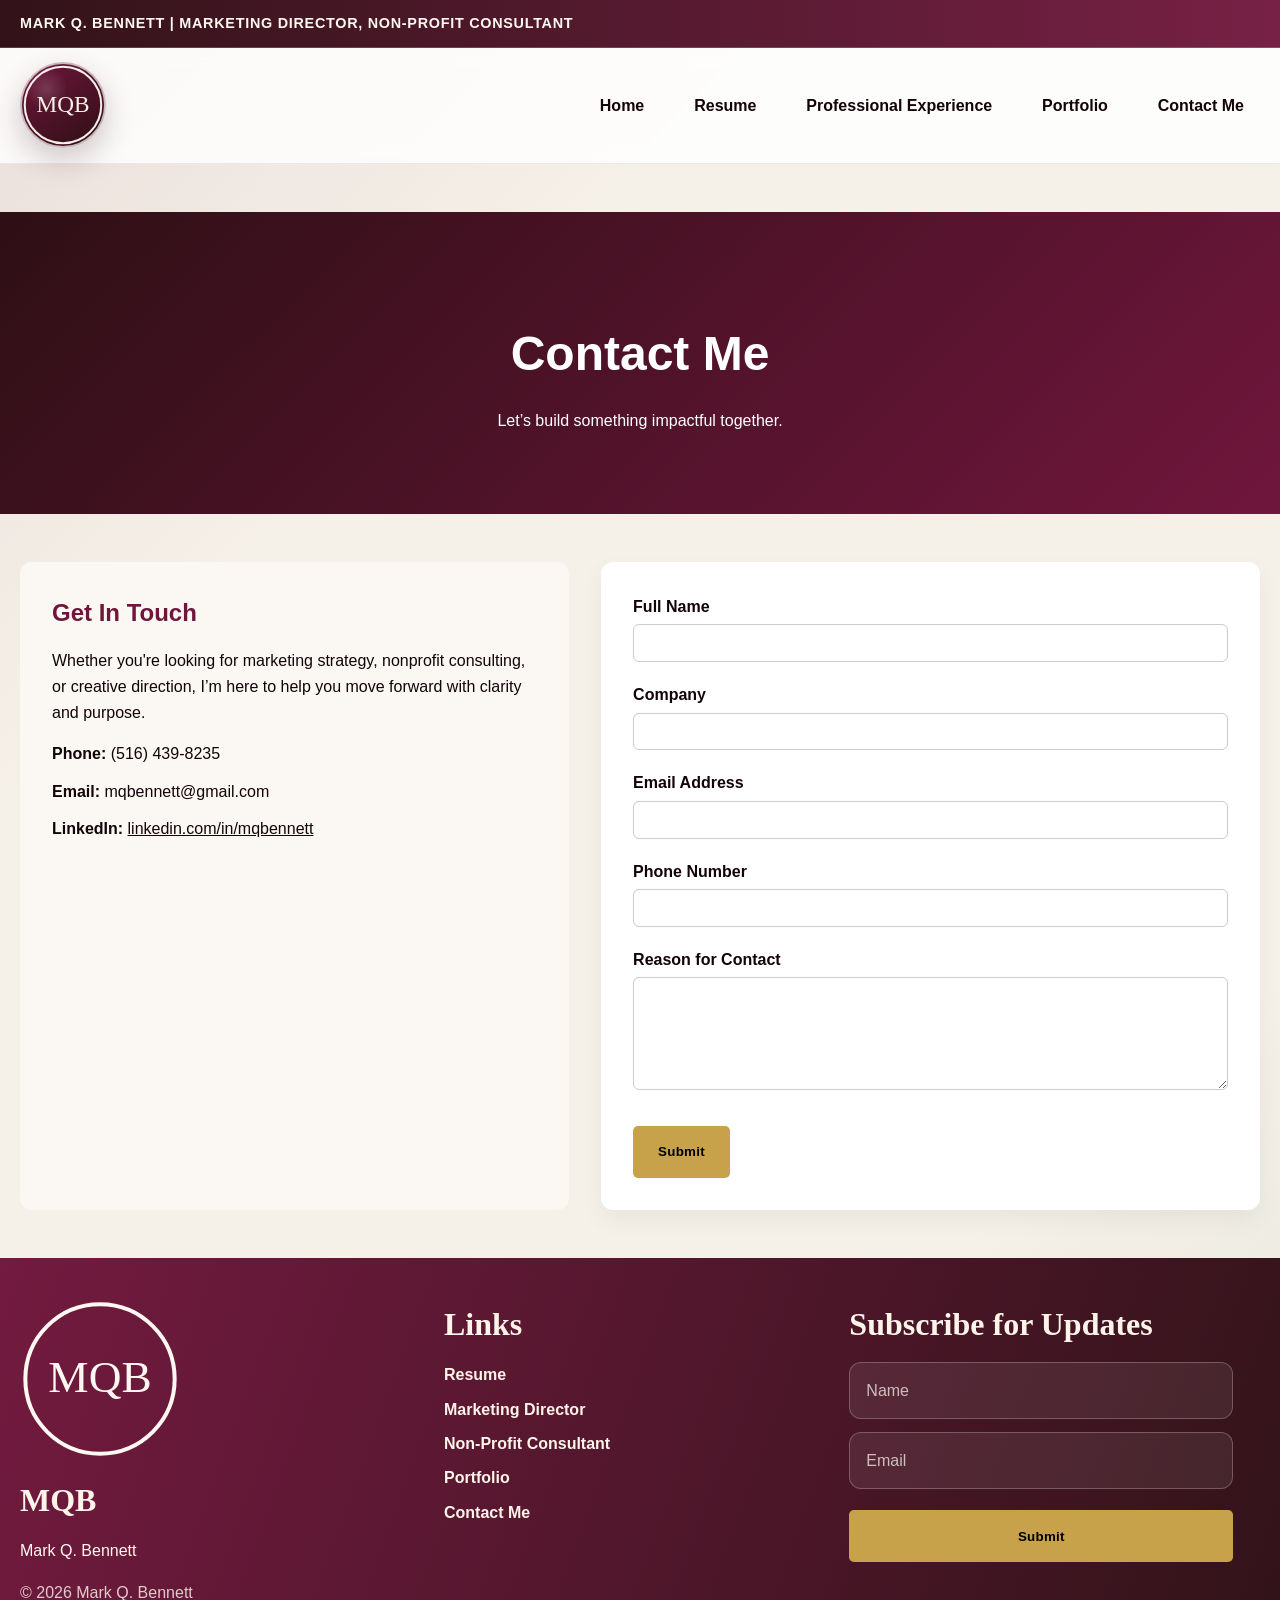
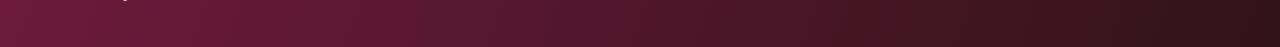
<file: contact.html>
<!DOCTYPE html>
<html lang="en">
<head>
  <meta charset="utf-8">
  <meta name="viewport" content="width=device-width, initial-scale=1.0">
  <meta name="description" content="Contact Mark Q. Bennett for marketing strategy, nonprofit consulting, website design, branding, program development, and creative services.">
  <meta name="keywords" content="contact Mark Q Bennett, marketing consultant, nonprofit consultant, website design, branding, creative services">
  <meta name="author" content="Mark Q. Bennett">
  <title>Mark Q. Bennett | Contact</title>
  <link rel="stylesheet" href="mqbennett.css">
</head>

<!-- Google tag (gtag.js) -->
<script async src="https://www.googletagmanager.com/gtag/js?id=G-6N4BFWEEBX"></script>
<script>
  window.dataLayer = window.dataLayer || [];
  function gtag(){dataLayer.push(arguments);}
  gtag('js', new Date());

  gtag('config', 'G-6N4BFWEEBX');
</script>

<body>
  <div id="site-wrapper">

    <div class="top-bar">
      <div class="container top-bar-inner">
        <p>MARK Q. BENNETT | MARKETING DIRECTOR, NON-PROFIT CONSULTANT</p>
      </div>
    </div>

    <header class="site-header">
      <div class="container header-inner">
        <a href="index.html" class="brand-mark" aria-label="Mark Q. Bennett Home">
          <svg viewBox="0 0 120 120" class="brand-logo" role="img" aria-label="MQB logo">
            <circle cx="60" cy="60" r="56" fill="none" stroke="currentColor" stroke-width="3"></circle>
            <text x="60" y="70" text-anchor="middle" font-size="34" font-family="Georgia, serif" fill="currentColor">MQB</text>
          </svg>
        </a>

        <nav class="site-nav" aria-label="Primary navigation">
          <ul>
            <li><a class="is-active" href="index.html">Home</a></li>
            <li><a href="resume.html">Resume</a></li>
            
            <li class="has-submenu">
              <a href="experience.html">Professional Experience</a>
              <ul class="submenu">
                <li><a href="marketing-director.html">Marketing Director</a></li>
                <li><a href="nonprofit-consultant.html">Non-Profit Consultant</a></li>
              </ul>
            </li>        
            
            <li><a href="portfolio.html">Portfolio</a></li>
            <li><a href="contact.html">Contact Me</a></li>
          </ul>
        </nav>
      </div>
    </header>


      <section class="page-hero contact-hero">
        <div class="container">
          <h1>Contact Me</h1>
          <p>Let’s build something impactful together.</p>
        </div>
      </section>

    <main class="container">

      <section class="contact-section">

        <div class="contact-grid">

          <div class="contact-info">
            <h2>Get In Touch</h2>

            <p>
              Whether you're looking for marketing strategy, nonprofit consulting,
              or creative direction, I’m here to help you move forward with clarity and purpose.
            </p>

            <ul>
              <li><strong>Phone:</strong> (516) 439-8235</li>
              <li><strong>Email:</strong> mqbennett@gmail.com</li>
              <li><strong>LinkedIn:</strong> 
                <a href="https://www.linkedin.com/in/mqbennett/" target="_blank">
                  linkedin.com/in/mqbennett
                </a>
              </li>
            </ul>
          </div>

          <div class="contact-form-box">

            <form action="#" method="post">

              <div class="form-group">
                <label for="name">Full Name</label>
                  <input type="text" id="name" name="name" required>
              </div>

              <div class="form-group">
                <label for="company">Company</label>
                  <input type="text" id="company" name="company">
              </div>

              <div class="form-group">
                <label for="email">Email Address</label>
                  <input type="email" id="email" name="email" required>
              </div>

              <div class="form-group">
                <label for="phone">Phone Number</label>
                  <input type="tel" id="phone" name="phone">
              </div>

              <div class="form-group">
                <label for="reason">Reason for Contact</label>
                  <textarea id="reason" name="reason" rows="6" required></textarea>
              </div>

              <button type="submit" class="btn">Submit</button>

            </form>

          </div>

         </div>

      </section>

    </main>


</div>

    <footer class="site-footer">
      <div class="container footer-grid">
        <div class="footer-brand">
          <div class="footer-logo-wrap">
            <svg viewBox="0 0 120 120" class="brand-logo footer-logo" role="img" aria-label="MQB logo">
              <circle cx="60" cy="60" r="56" fill="none" stroke="currentColor" stroke-width="3"></circle>
              <text x="60" y="70" text-anchor="middle" font-size="34" font-family="Georgia, serif" fill="currentColor">MQB</text>
            </svg>
          </div>
          <h3>MQB</h3>
          <p>Mark Q. Bennett</p>
          <p class="copyright">&copy; 2026 Mark Q. Bennett</p>
        </div>

        <div class="footer-links">
          <h3>Links</h3>
          <ul>
            <li><a href="resume.html">Resume</a></li>
            <li><a href="experience.html">Marketing Director</a></li>
            <li><a href="experience.html#nonprofit">Non-Profit Consultant</a></li>
            <li><a href="portfolio.html">Portfolio</a></li>
            <li><a href="contact.html">Contact Me</a></li>
          </ul>
        </div>

        <div class="footer-subscribe">
          <h3>Subscribe for Updates</h3>
          <form class="subscribe-form" method="post" action="#">
            <label for="subscriber-name" class="sr-only">Name</label>
            <input type="text" id="subscriber-name" name="subscriber-name" placeholder="Name">

            <label for="subscriber-email" class="sr-only">Email</label>
            <input type="email" id="subscriber-email" name="subscriber-email" placeholder="Email">

            <button type="submit" class="btn btn-footer-submit">Submit</button>
          </form>
        </div>
      </div>
    </footer>

  </div>
</body>
</html>
</file>
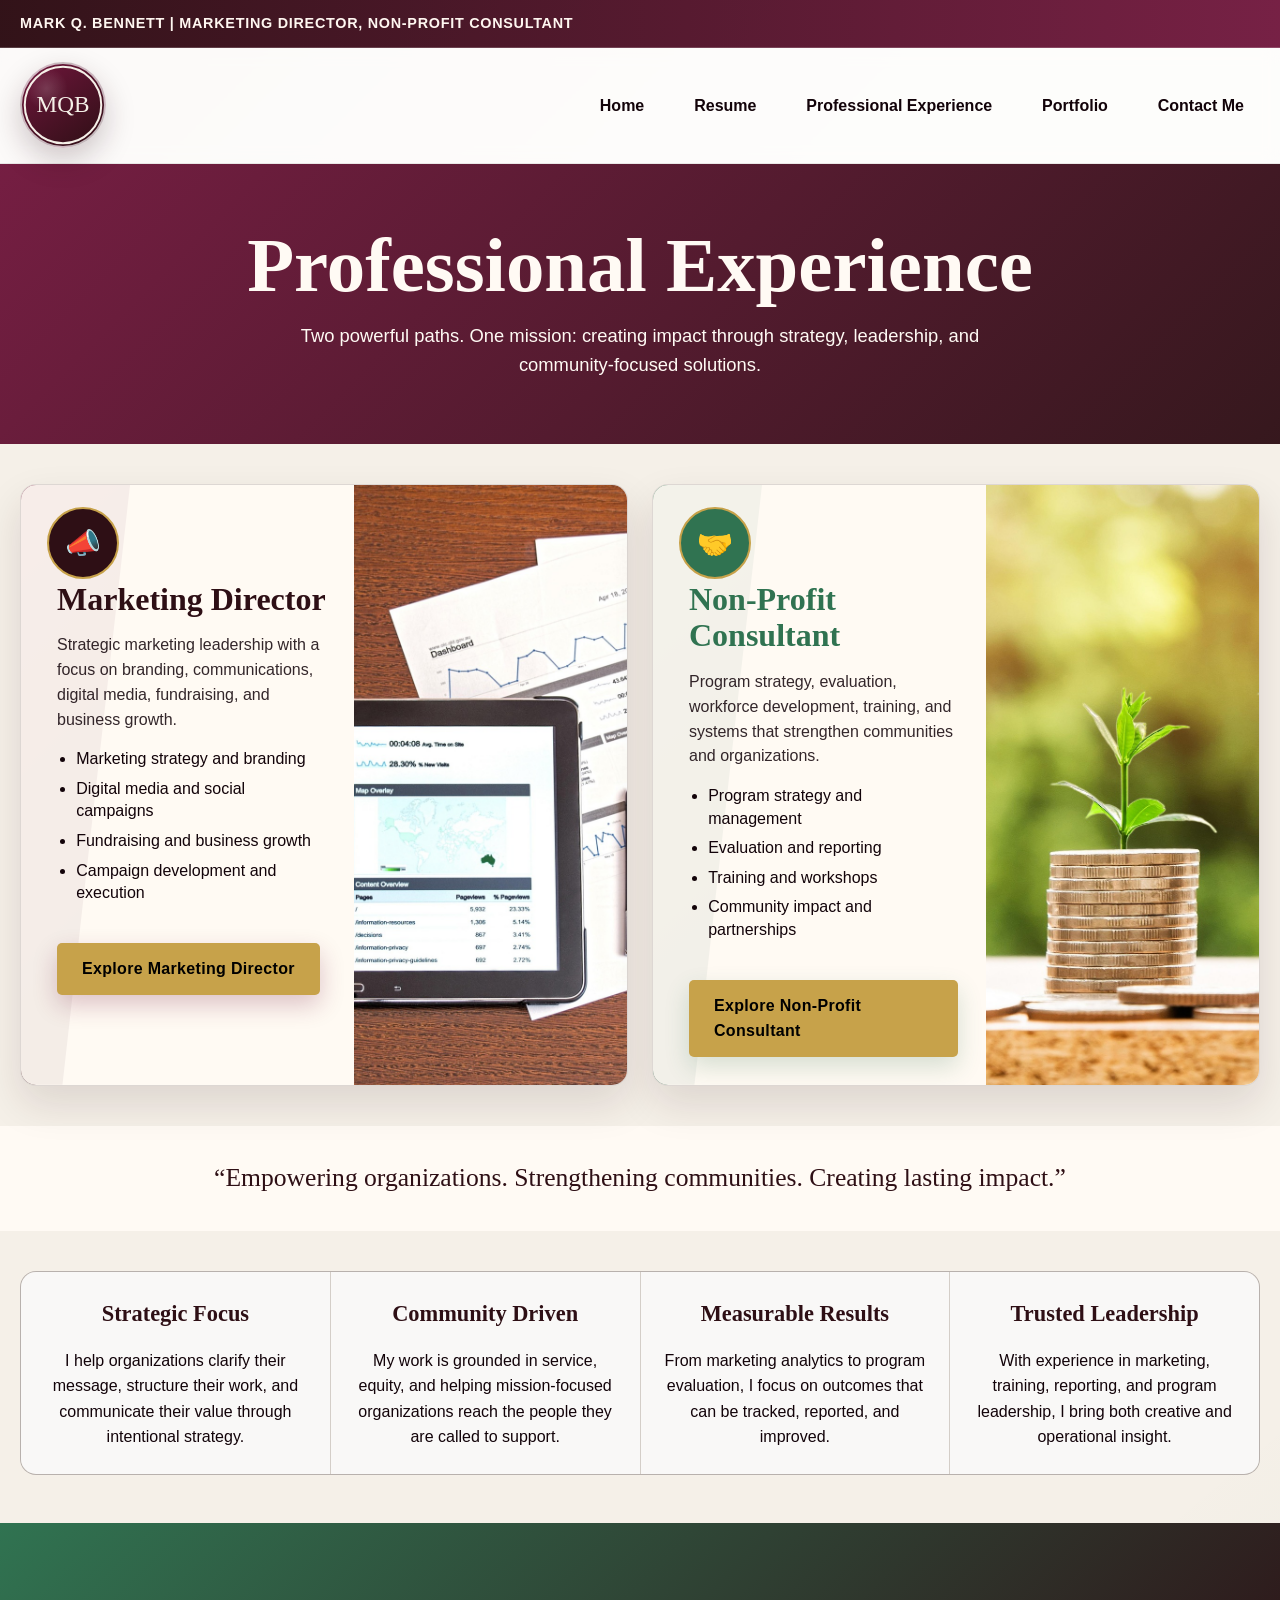
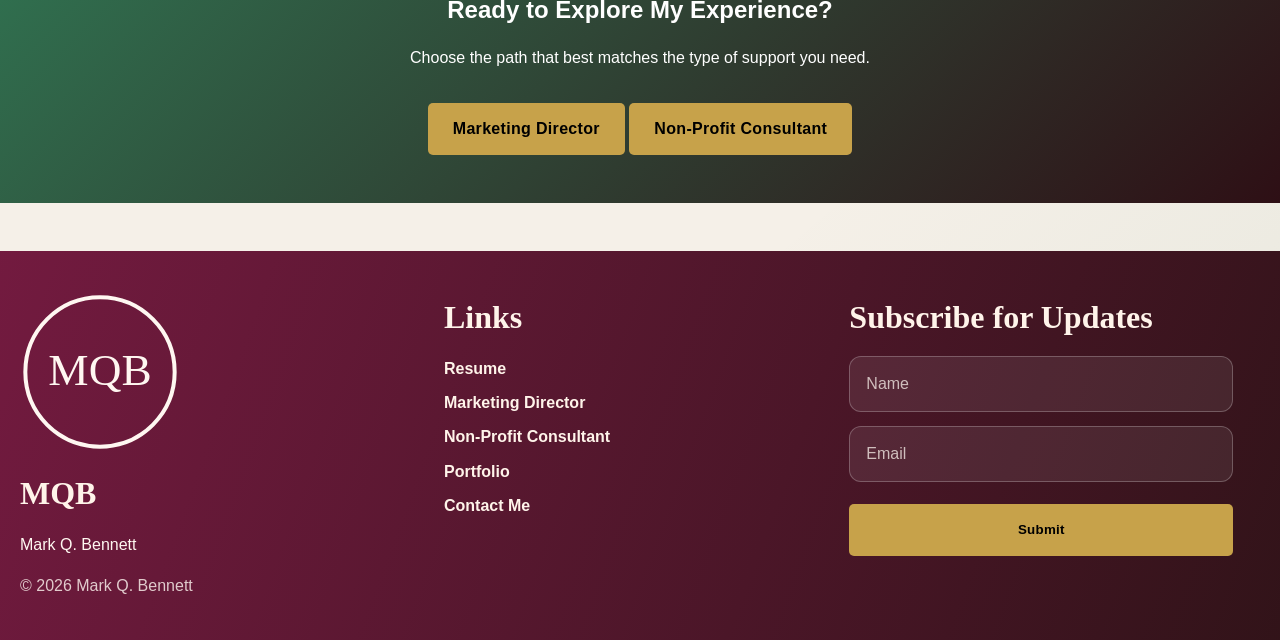
<file: experience.html>
<!DOCTYPE html>
<html lang="en">
<head>
  <meta charset="utf-8">
  <meta name="viewport" content="width=device-width, initial-scale=1.0">
  <meta name="description" content="Explore Mark Q. Bennett’s professional experience in marketing leadership, nonprofit consulting, program strategy, branding, training, and community impact.">
  <meta name="keywords" content="professional experience, marketing director, nonprofit consultant, brand strategy, program evaluation, community development">
  <meta name="author" content="Mark Q. Bennett">
  <title>Mark Q. Bennett | ProfessionalExperience</title>
  <link rel="stylesheet" href="mqbennett.css">
</head>

<!-- Google tag (gtag.js) -->
<script async src="https://www.googletagmanager.com/gtag/js?id=G-6N4BFWEEBX"></script>
<script>
  window.dataLayer = window.dataLayer || [];
  function gtag(){dataLayer.push(arguments);}
  gtag('js', new Date());

  gtag('config', 'G-6N4BFWEEBX');
</script>

<body>
  <div id="site-wrapper">

    <div class="top-bar">
      <div class="container top-bar-inner">
        <p>MARK Q. BENNETT | MARKETING DIRECTOR, NON-PROFIT CONSULTANT</p>
      </div>
    </div>

    <header class="site-header">
      <div class="container header-inner">
        <a href="index.html" class="brand-mark" aria-label="Mark Q. Bennett Home">
          <svg viewBox="0 0 120 120" class="brand-logo" role="img" aria-label="MQB logo">
            <circle cx="60" cy="60" r="56" fill="none" stroke="currentColor" stroke-width="3"></circle>
            <text x="60" y="70" text-anchor="middle" font-size="34" font-family="Georgia, serif" fill="currentColor">MQB</text>
          </svg>
        </a>

        <nav class="site-nav" aria-label="Primary navigation">
          <ul>
            <li><a class="is-active" href="index.html">Home</a></li>
            <li><a href="resume.html">Resume</a></li>
            
            <li class="has-submenu">
              <a href="experience.html">Professional Experience</a>
              <ul class="submenu">
                <li><a href="marketing-director.html">Marketing Director</a></li>
                <li><a href="nonprofit-consultant.html">Non-Profit Consultant</a></li>
              </ul>
            </li>        
            
            <li><a href="portfolio.html">Portfolio</a></li>
            <li><a href="contact.html">Contact Me</a></li>
          </ul>
        </nav>
      </div>
    </header>

    <main>

      <section class="experience-landing-hero">
        <div class="container">
          <h1>Professional Experience</h1>
          <p>
            Two powerful paths. One mission: creating impact through strategy,
            leadership, and community-focused solutions.
          </p>
        </div>
      </section>

      <section class="experience-choice-section">
        <div class="container experience-choice-grid">

          <article class="experience-choice-card marketing-card">
            <div class="experience-card-icon">📣</div>

            <div class="experience-card-content">
              <h2>Marketing Director</h2>
              <p>
                Strategic marketing leadership with a focus on branding,
                communications, digital media, fundraising, and business growth.
              </p>

              <ul>
                <li>Marketing strategy and branding</li>
                <li>Digital media and social campaigns</li>
                <li>Fundraising and business growth</li>
                <li>Campaign development and execution</li>
              </ul>

              <a href="marketing-director.html" class="btn btn-primary">
                Explore Marketing Director
              </a>
            </div>

            <div class="experience-card-image">
              <img src="images/marketing-director.jpg" alt="Marketing director work materials">
            </div>
          </article>

          <article class="experience-choice-card nonprofit-card">
            <div class="experience-card-icon">🤝</div>

            <div class="experience-card-content">
              <h2>Non-Profit Consultant</h2>
              <p>
                Program strategy, evaluation, workforce development, training,
                and systems that strengthen communities and organizations.
              </p>

              <ul>
                <li>Program strategy and management</li>
                <li>Evaluation and reporting</li>
                <li>Training and workshops</li>
                <li>Community impact and partnerships</li>
              </ul>

              <a href="nonprofit-consultant.html" class="btn btn-secondary">
                Explore Non-Profit Consultant
              </a>
            </div>

            <div class="experience-card-image">
              <img src="images/nonprofit-consultant.jpg" alt="Nonprofit consulting and planning work">
            </div>
          </article>

        </div>
      </section>

      <section class="experience-quote">
        <div class="container">
          <p>
            “Empowering organizations. Strengthening communities. Creating lasting impact.”
          </p>
        </div>
      </section>

      <section class="experience-overview container">
        <div class="overview-card">
          <h2>Strategic Focus</h2>
          <p>
            I help organizations clarify their message, structure their work,
            and communicate their value through intentional strategy.
          </p>
        </div>

        <div class="overview-card">
          <h2>Community Driven</h2>
          <p>
            My work is grounded in service, equity, and helping mission-focused
            organizations reach the people they are called to support.
          </p>
        </div>

        <div class="overview-card">
          <h2>Measurable Results</h2>
          <p>
            From marketing analytics to program evaluation, I focus on outcomes
            that can be tracked, reported, and improved.
          </p>
        </div>

        <div class="overview-card">
          <h2>Trusted Leadership</h2>
          <p>
            With experience in marketing, training, reporting, and program
            leadership, I bring both creative and operational insight.
          </p>
        </div>
      </section>

      <section class="cta">
        <div class="container">
          <h2>Ready to Explore My Experience?</h2>
          <p>Choose the path that best matches the type of support you need.</p>
          <a href="marketing-director.html" class="btn">Marketing Director</a>
          <a href="nonprofit-consultant.html" class="btn">Non-Profit Consultant</a>
        </div>
      </section>

    </main>

    <footer class="site-footer">
      <div class="container footer-grid">
        <div class="footer-brand">
          <div class="footer-logo-wrap">
            <svg viewBox="0 0 120 120" class="brand-logo footer-logo" role="img" aria-label="MQB logo">
              <circle cx="60" cy="60" r="56" fill="none" stroke="currentColor" stroke-width="3"></circle>
              <text x="60" y="70" text-anchor="middle" font-size="34" font-family="Georgia, serif" fill="currentColor">MQB</text>
            </svg>
          </div>
          <h3>MQB</h3>
          <p>Mark Q. Bennett</p>
          <p class="copyright">&copy; 2026 Mark Q. Bennett</p>
        </div>

        <div class="footer-links">
          <h3>Links</h3>
          <ul>
            <li><a href="resume.html">Resume</a></li>
            <li><a href="experience.html">Marketing Director</a></li>
            <li><a href="experience.html#nonprofit">Non-Profit Consultant</a></li>
            <li><a href="portfolio.html">Portfolio</a></li>
            <li><a href="contact.html">Contact Me</a></li>
          </ul>
        </div>

        <div class="footer-subscribe">
          <h3>Subscribe for Updates</h3>
          <form class="subscribe-form" method="post" action="#">
            <label for="subscriber-name" class="sr-only">Name</label>
            <input type="text" id="subscriber-name" name="subscriber-name" placeholder="Name">

            <label for="subscriber-email" class="sr-only">Email</label>
            <input type="email" id="subscriber-email" name="subscriber-email" placeholder="Email">

            <button type="submit" class="btn btn-footer-submit">Submit</button>
          </form>
        </div>
      </div>
    </footer>

  </div>
</body>
</html>
</file>
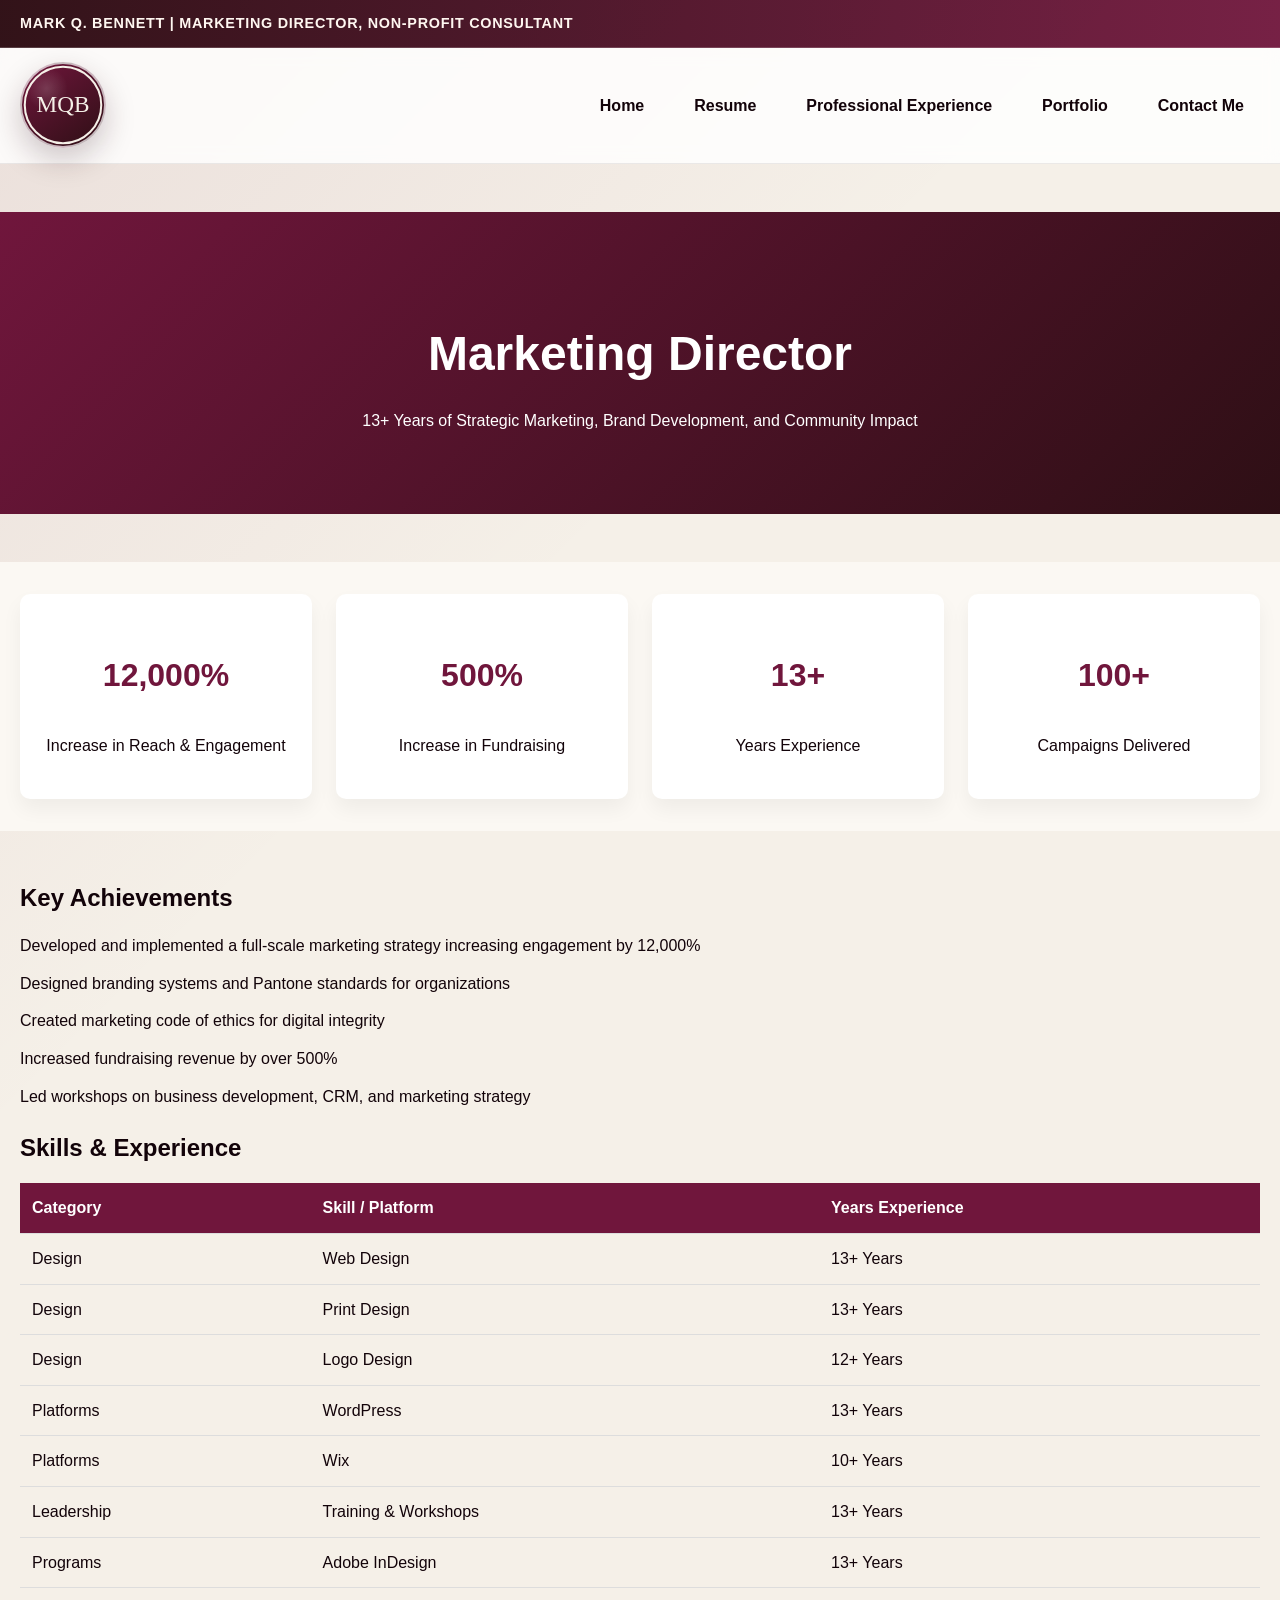
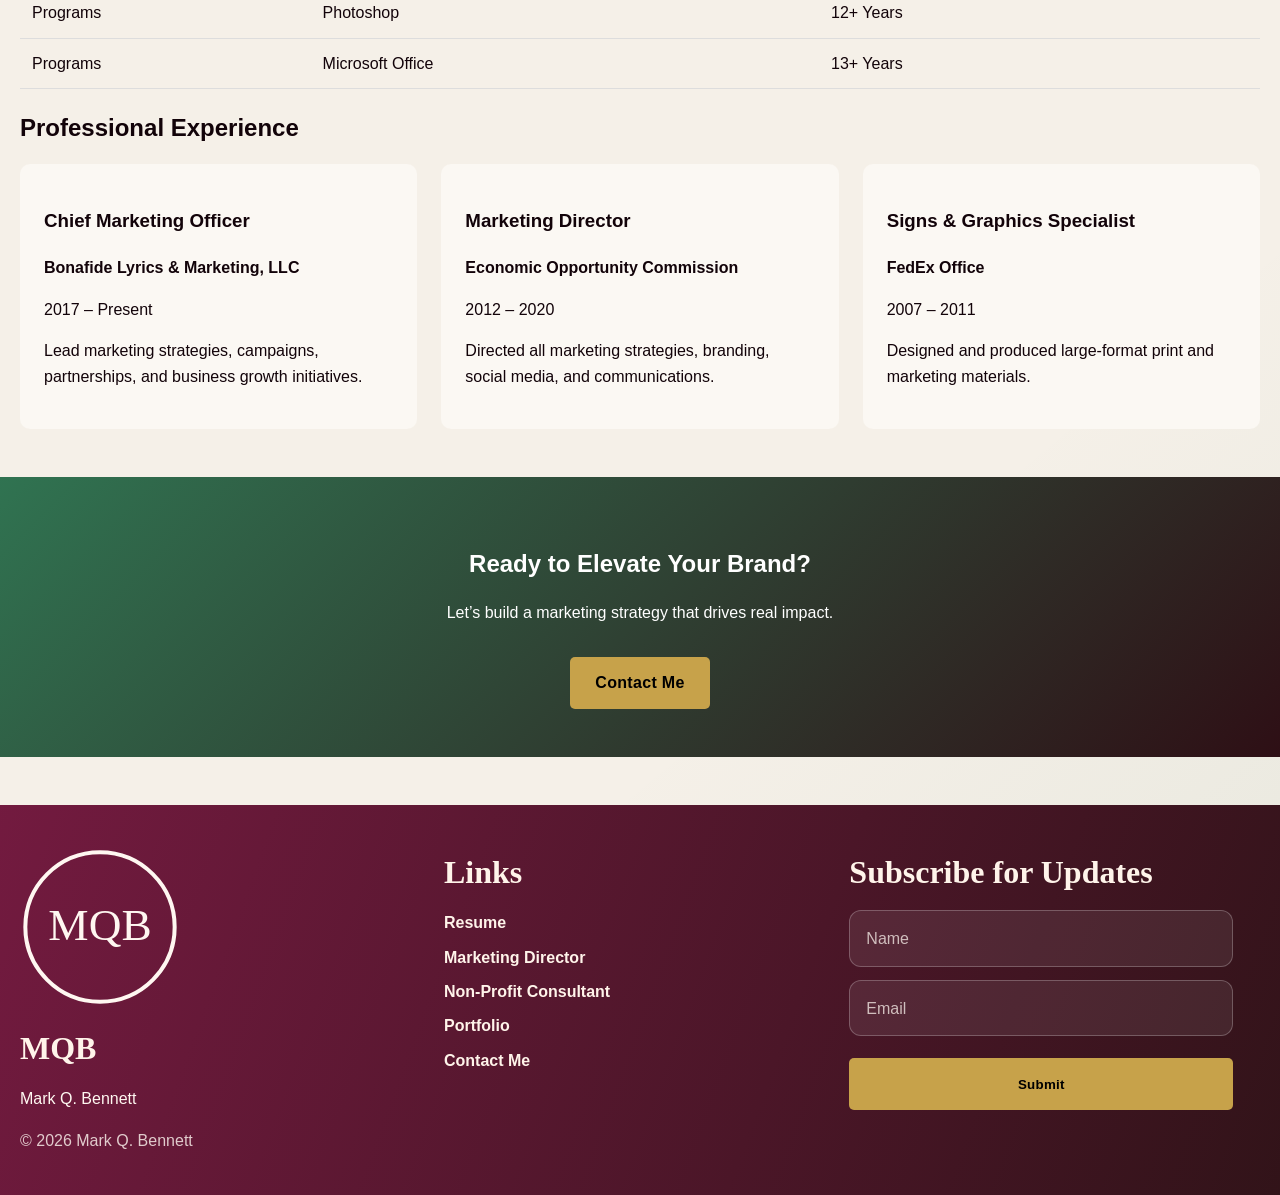
<file: marketing-director.html>
<!DOCTYPE html>
<html lang="en">
<head>
  <meta charset="utf-8">
  <meta name="viewport" content="width=device-width, initial-scale=1.0">
  <meta name="description" content="Learn about Mark Q. Bennett’s experience as a Marketing Director, including branding, digital strategy, social media, website design, reporting, and campaign development.">
  <meta name="keywords" content="marketing director, marketing strategy, branding, social media management, website design, graphic design, SEO, campaign development">
  <meta name="author" content="Mark Q. Bennett">
  <title>Mark Q. Bennett | Marketing Director </title>
  <link rel="stylesheet" href="mqbennett.css">
</head>

<!-- Google tag (gtag.js) -->
<script async src="https://www.googletagmanager.com/gtag/js?id=G-6N4BFWEEBX"></script>
<script>
  window.dataLayer = window.dataLayer || [];
  function gtag(){dataLayer.push(arguments);}
  gtag('js', new Date());

  gtag('config', 'G-6N4BFWEEBX');
</script>

<body>
  <div id="site-wrapper">

    <div class="top-bar">
      <div class="container top-bar-inner">
        <p>MARK Q. BENNETT | MARKETING DIRECTOR, NON-PROFIT CONSULTANT</p>
      </div>
    </div>

    <header class="site-header">
      <div class="container header-inner">
        <a href="index.html" class="brand-mark" aria-label="Mark Q. Bennett Home">
          <svg viewBox="0 0 120 120" class="brand-logo" role="img" aria-label="MQB logo">
            <circle cx="60" cy="60" r="56" fill="none" stroke="currentColor" stroke-width="3"></circle>
            <text x="60" y="70" text-anchor="middle" font-size="34" font-family="Georgia, serif" fill="currentColor">MQB</text>
          </svg>
        </a>

        <nav class="site-nav" aria-label="Primary navigation">
          <ul>
            <li><a class="is-active" href="index.html">Home</a></li>
            <li><a href="resume.html">Resume</a></li>
            
            <li class="has-submenu">
              <a href="experience.html">Professional Experience</a>
              <ul class="submenu">
                <li><a href="marketing-director.html">Marketing Director</a></li>
                <li><a href="nonprofit-consultant.html">Non-Profit Consultant</a></li>
              </ul>
            </li>        
            
            <li><a href="portfolio.html">Portfolio</a></li>
            <li><a href="contact.html">Contact Me</a></li>
          </ul>
        </nav>
      </div>
    </header>

    <main>
      <section class="page-hero">
        <div class="container">
          <h1>Marketing Director</h1>
          <p>13+ Years of Strategic Marketing, Brand Development, and Community Impact</p>
        </div>
      </section>
    
      <section class="metrics">
        <div class="container metrics-grid">
          
          <div class="metric">
            <h3>12,000%</h3>
            <p>Increase in Reach & Engagement</p>
          </div>
          
          <div class="metric">
            <h3>500%</h3>
            <p>Increase in Fundraising</p>
          </div>
          
          <div class="metric">
            <h3>13+</h3>
            <p>Years Experience</p>
          </div>
          
          <div class="metric">
            <h3>100+</h3>
            <p>Campaigns Delivered</p>
          </div>
        
        </div>
      </section>

      <section class="achievements container">
        
        <h2>Key Achievements</h2>
          
          <ul>
            <li>Developed and implemented a full-scale marketing strategy increasing engagement by 12,000%</li>
            <li>Designed branding systems and Pantone standards for organizations</li>
            <li>Created marketing code of ethics for digital integrity</li>
            <li>Increased fundraising revenue by over 500%</li>
            <li>Led workshops on business development, CRM, and marketing strategy</li>
          </ul>
      
      </section>

      <section class="skills container">
        
        <h2>Skills & Experience</h2>

        <table>
          
          <thead>
            
            <tr>
              <th>Category</th>
              <th>Skill / Platform</th>
              <th>Years Experience</th>
            </tr>
          
          </thead>

          <tbody>
            
            <tr>
              <td>Design</td>
              <td>Web Design</td>
              <td>13+ Years</td>
            </tr>
            
            <tr>
              <td>Design</td>
              <td>Print Design</td>
              <td>13+ Years</td>
            </tr>
            
            <tr>
              <td>Design</td>
              <td>Logo Design</td>
              <td>12+ Years</td>
            </tr>
            
            <tr>
              <td>Platforms</td>
              <td>WordPress</td>
              <td>13+ Years</td>
            </tr>
            
            <tr>
              <td>Platforms</td>
              <td>Wix</td>
              <td>10+ Years</td>
            </tr>
            
            <tr>
              <td>Leadership</td>
              <td>Training & Workshops</td>
              <td>13+ Years</td>
            </tr>
            
            <tr>
              <td>Programs</td>
              <td>Adobe InDesign</td>
              <td>13+ Years</td>
            </tr>
            
            <tr>
              <td>Programs</td>
              <td>Photoshop</td>
              <td>12+ Years</td>
            </tr>
            
            <tr>
              <td>Programs</td>
              <td>Microsoft Office</td>
              <td>13+ Years</td>
            </tr>
        
          </tbody>
        </table>
      </section>

      <section class="experience container">
        
        <h2>Professional Experience</h2>

        <div class="experience-grid">

          <div class="card">
            
            <h3>Chief Marketing Officer</h3>
            
            <p><strong>Bonafide Lyrics & Marketing, LLC</strong></p>
            <p>2017 – Present</p>
            <p>Lead marketing strategies, campaigns, partnerships, and business growth initiatives.</p>
          
          </div>

          <div class="card">
            
            <h3>Marketing Director</h3>
            
            <p><strong>Economic Opportunity Commission</strong></p>
            <p>2012 – 2020</p>
            <p>Directed all marketing strategies, branding, social media, and communications.</p>
        
          </div>

          <div class="card">
            
            <h3>Signs & Graphics Specialist</h3>
            
            <p><strong>FedEx Office</strong></p>
            <p>2007 – 2011</p>
            <p>Designed and produced large-format print and marketing materials.</p>
        
          </div>

        </div>
      </section>

      <section class="cta">
      
        <div class="container">
        
          <h2>Ready to Elevate Your Brand?</h2>
          
          <p>Let’s build a marketing strategy that drives real impact.</p>
          <a href="contact.html" class="btn">Contact Me</a>
        
        </div>
      </section>
    
    </main>

    <footer class="site-footer">
      <div class="container footer-grid">
        <div class="footer-brand">
          <div class="footer-logo-wrap">
            <svg viewBox="0 0 120 120" class="brand-logo footer-logo" role="img" aria-label="MQB logo">
              <circle cx="60" cy="60" r="56" fill="none" stroke="currentColor" stroke-width="3"></circle>
              <text x="60" y="70" text-anchor="middle" font-size="34" font-family="Georgia, serif" fill="currentColor">MQB</text>
            </svg>
          </div>
          <h3>MQB</h3>
          <p>Mark Q. Bennett</p>
          <p class="copyright">&copy; 2026 Mark Q. Bennett</p>
        </div>

        <div class="footer-links">
          <h3>Links</h3>
          <ul>
            <li><a href="resume.html">Resume</a></li>
            <li><a href="experience.html">Marketing Director</a></li>
            <li><a href="experience.html#nonprofit">Non-Profit Consultant</a></li>
            <li><a href="portfolio.html">Portfolio</a></li>
            <li><a href="contact.html">Contact Me</a></li>
          </ul>
        </div>

        <div class="footer-subscribe">
          <h3>Subscribe for Updates</h3>
          <form class="subscribe-form" method="post" action="#">
            <label for="subscriber-name" class="sr-only">Name</label>
            <input type="text" id="subscriber-name" name="subscriber-name" placeholder="Name">

            <label for="subscriber-email" class="sr-only">Email</label>
            <input type="email" id="subscriber-email" name="subscriber-email" placeholder="Email">

            <button type="submit" class="btn btn-footer-submit">Submit</button>
          </form>
        </div>
      </div>
    </footer>

  </div>
</body>
</html>
</file>
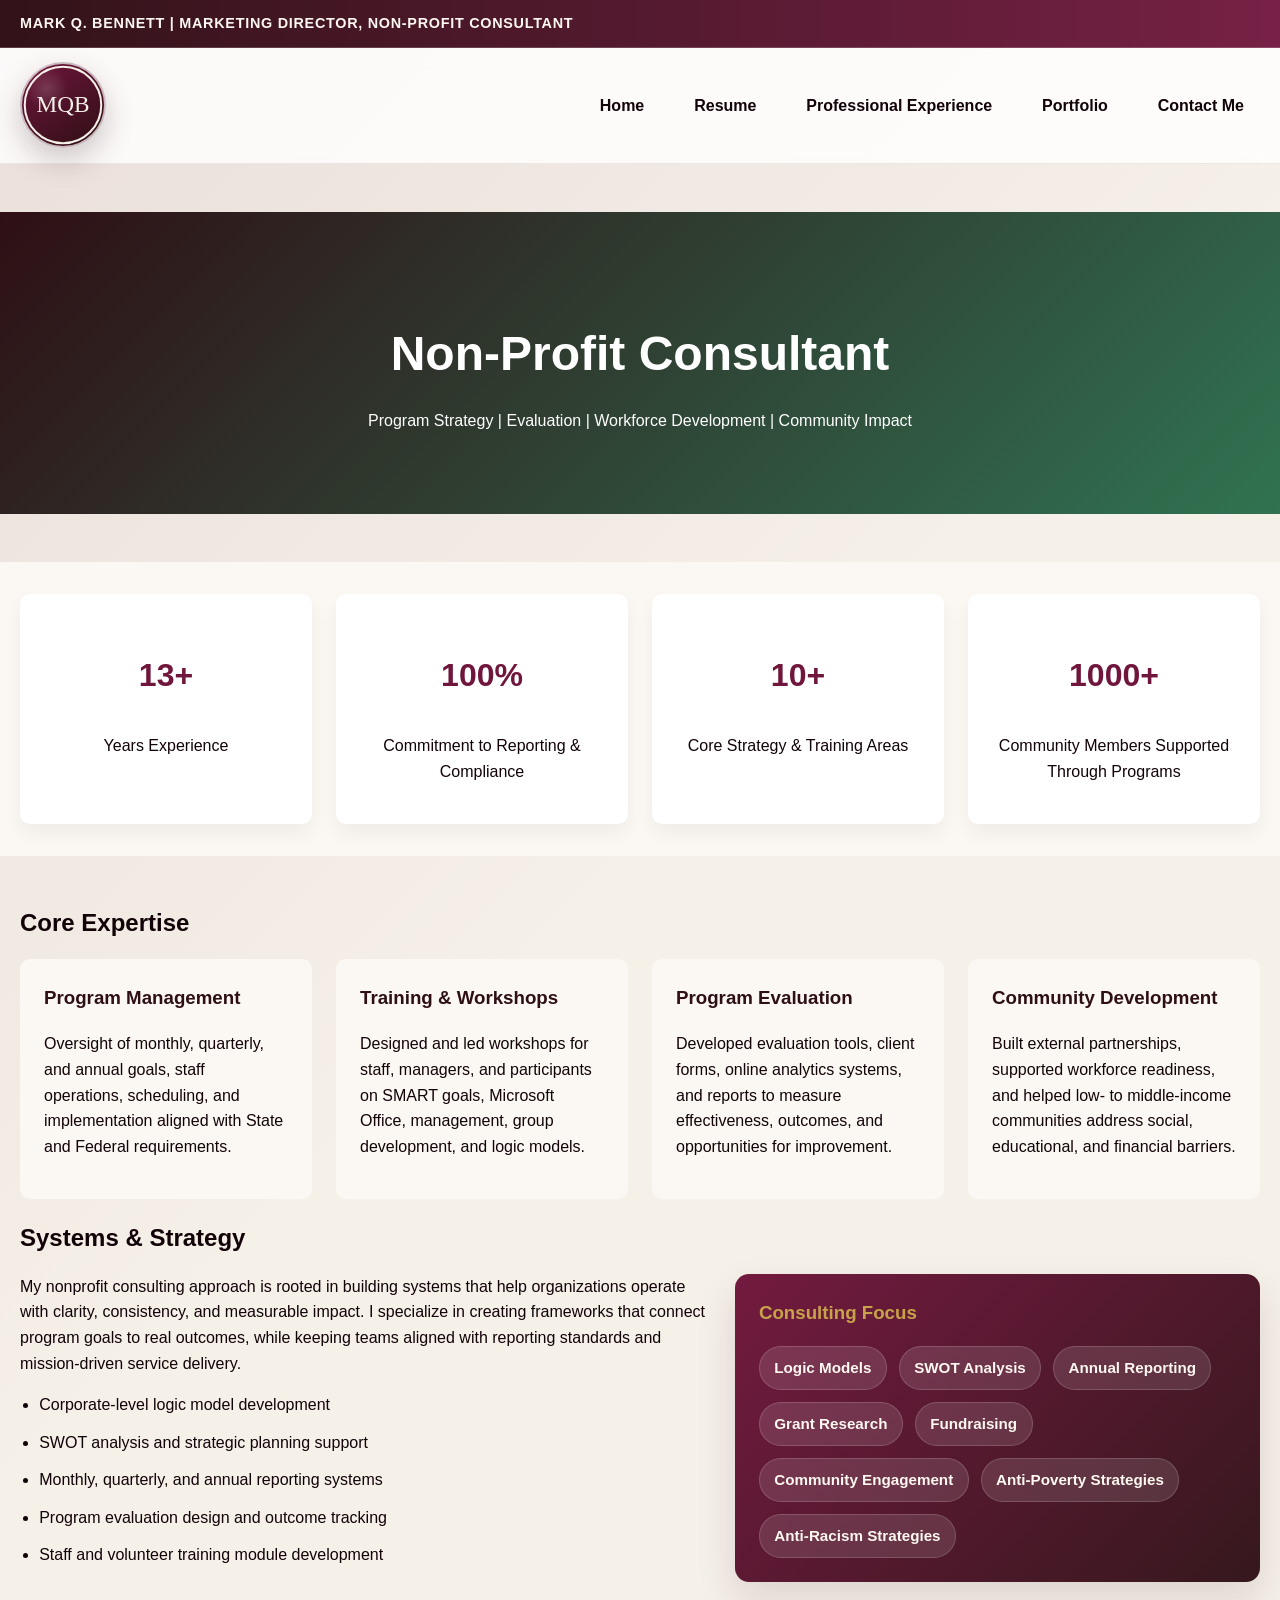
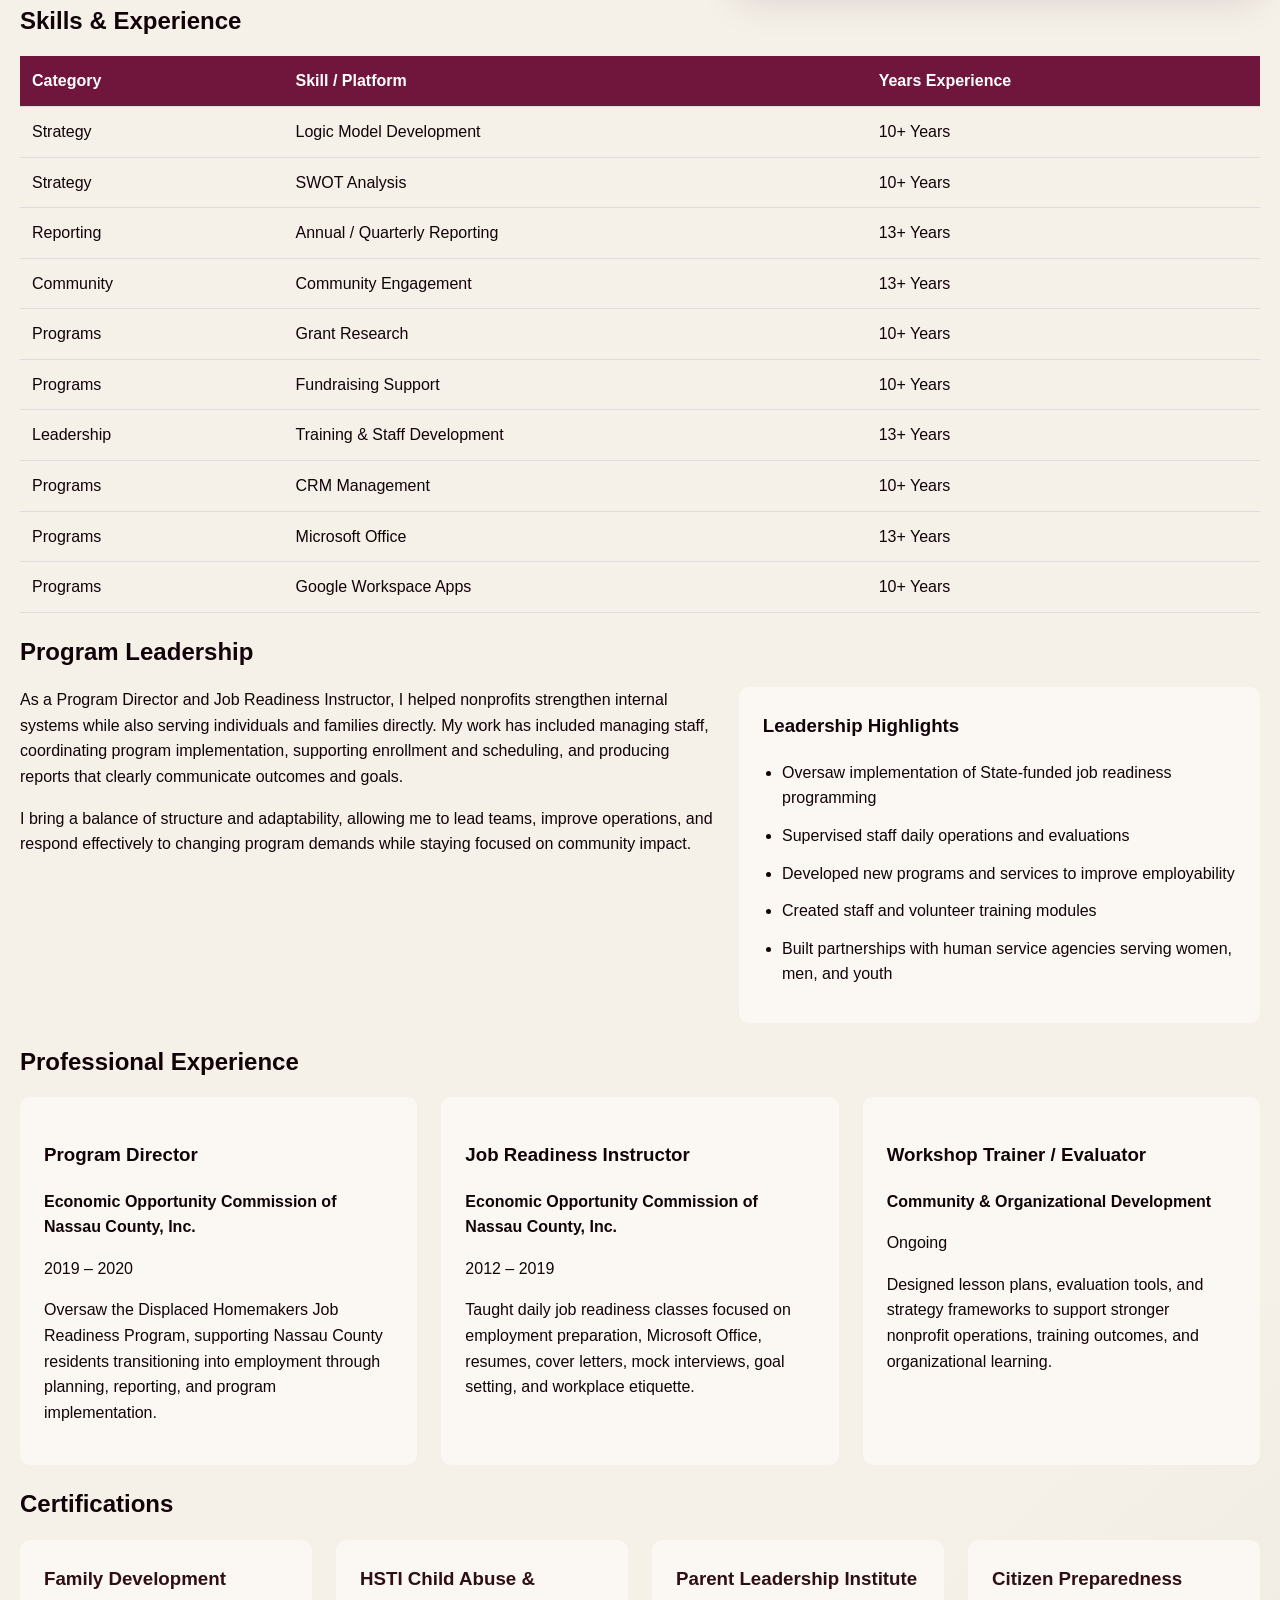
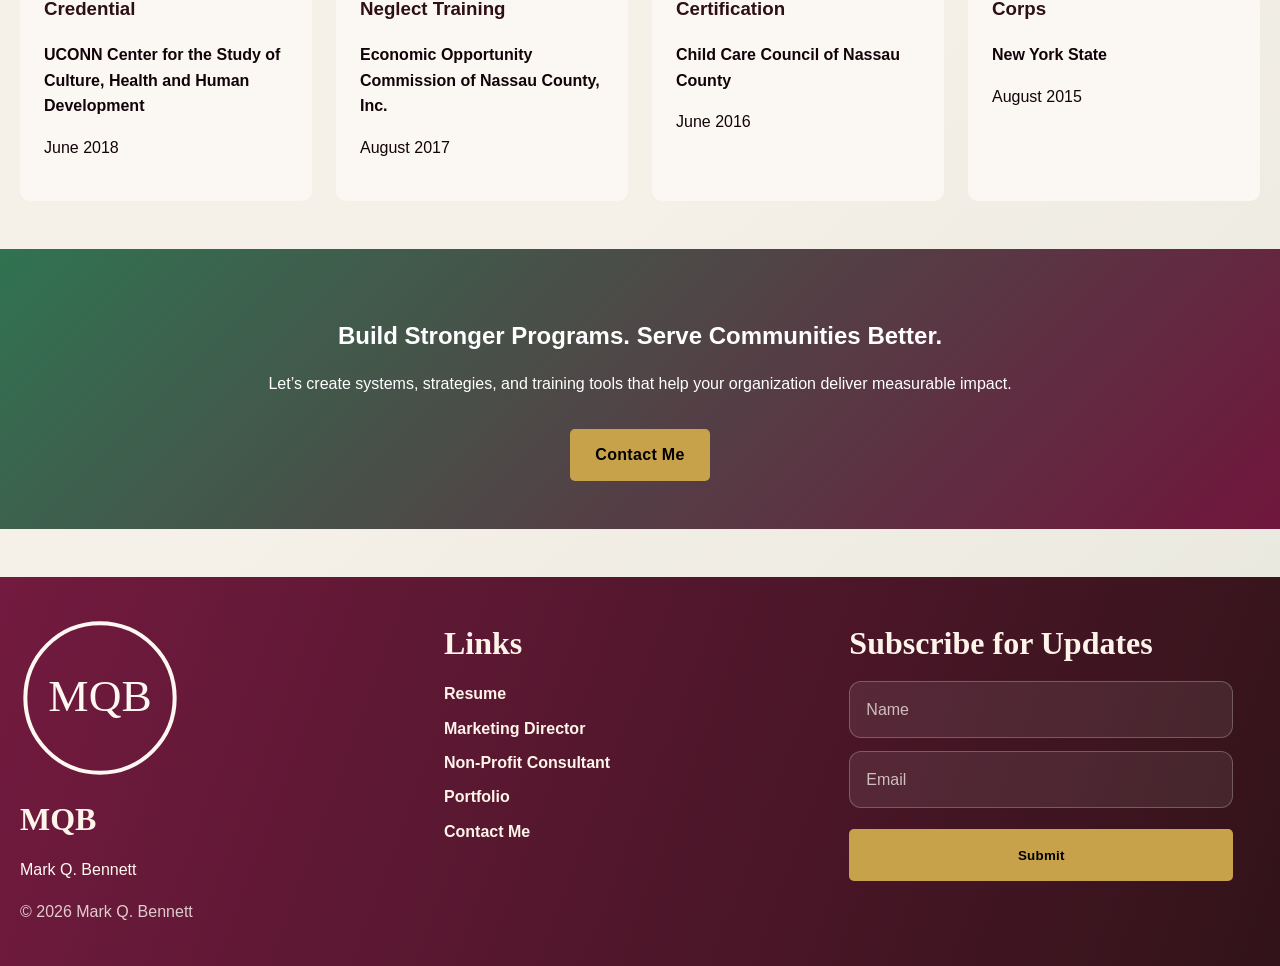
<file: nonprofit-consultant.html>
<!DOCTYPE html>
<html lang="en">
<head>
  <meta charset="utf-8">
  <meta name="viewport" content="width=device-width, initial-scale=1.0">
  <meta name="description" content="Learn about Mark Q. Bennett’s nonprofit consulting experience in program management, evaluation, reporting, training, workforce development, and community engagement.">
  <meta name="keywords" content="nonprofit consultant, program management, program evaluation, workforce development, nonprofit training, logic model, community engagement">
  <meta name="author" content="Mark Q. Bennett">
  <title>Mark Q. Bennett | Non-Profit Consultant </title>
  <link rel="stylesheet" href="mqbennett.css">
</head>

<!-- Google tag (gtag.js) -->
<script async src="https://www.googletagmanager.com/gtag/js?id=G-6N4BFWEEBX"></script>
<script>
  window.dataLayer = window.dataLayer || [];
  function gtag(){dataLayer.push(arguments);}
  gtag('js', new Date());

  gtag('config', 'G-6N4BFWEEBX');
</script>

<body>
  <div id="site-wrapper">

    <div class="top-bar">
      <div class="container top-bar-inner">
        <p>MARK Q. BENNETT | MARKETING DIRECTOR, NON-PROFIT CONSULTANT</p>
      </div>
    </div>

    <header class="site-header">
      <div class="container header-inner">
        <a href="index.html" class="brand-mark" aria-label="Mark Q. Bennett Home">
          <svg viewBox="0 0 120 120" class="brand-logo" role="img" aria-label="MQB logo">
            <circle cx="60" cy="60" r="56" fill="none" stroke="currentColor" stroke-width="3"></circle>
            <text x="60" y="70" text-anchor="middle" font-size="34" font-family="Georgia, serif" fill="currentColor">MQB</text>
          </svg>
        </a>

        <nav class="site-nav" aria-label="Primary navigation">
          <ul>
            <li><a class="is-active" href="index.html">Home</a></li>
            <li><a href="resume.html">Resume</a></li>
            
            <li class="has-submenu">
              <a href="experience.html">Professional Experience</a>
              <ul class="submenu">
                <li><a href="marketing-director.html">Marketing Director</a></li>
                <li><a href="nonprofit-consultant.html">Non-Profit Consultant</a></li>
              </ul>
            </li>        
            
            <li><a href="portfolio.html">Portfolio</a></li>
            <li><a href="contact.html">Contact Me</a></li>
          </ul>
        </nav>
      </div>
    </header>

    <main>
      <section class="page-hero nonprofit-hero">
        <div class="container">
          <h1>Non-Profit Consultant</h1>
          <p>Program Strategy | Evaluation | Workforce Development | Community Impact</p>
        </div>
      </section>

      <section class="metrics">
        <div class="container metrics-grid">
          <div class="metric">
            <h3>13+</h3>
            <p>Years Experience</p>
          </div>

          <div class="metric">
            <h3>100%</h3>
            <p>Commitment to Reporting & Compliance</p>
          </div>

          <div class="metric">
            <h3>10+</h3>
            <p>Core Strategy & Training Areas</p>
          </div>

          <div class="metric">
            <h3>1000+</h3>
            <p>Community Members Supported Through Programs</p>
          </div>
        </div>
      </section>

      <section class="expertise container">
        <h2>Core Expertise</h2>

        <div class="expertise-grid">
          <article class="card expertise-card">
            <h3>Program Management</h3>
            <p>Oversight of monthly, quarterly, and annual goals, staff operations, scheduling, and implementation aligned with State and Federal requirements.</p>
          </article>

          <article class="card expertise-card">
            <h3>Training & Workshops</h3>
            <p>Designed and led workshops for staff, managers, and participants on SMART goals, Microsoft Office, management, group development, and logic models.</p>
          </article>

          <article class="card expertise-card">
            <h3>Program Evaluation</h3>
            <p>Developed evaluation tools, client forms, online analytics systems, and reports to measure effectiveness, outcomes, and opportunities for improvement.</p>
          </article>

          <article class="card expertise-card">
            <h3>Community Development</h3>
            <p>Built external partnerships, supported workforce readiness, and helped low- to middle-income communities address social, educational, and financial barriers.</p>
          </article>
        </div>
      </section>

      <section class="strategy-section container">
        <h2>Systems & Strategy</h2>

        <div class="strategy-layout">
          <div class="strategy-copy">
            <p>
              My nonprofit consulting approach is rooted in building systems that help organizations
              operate with clarity, consistency, and measurable impact. I specialize in creating
              frameworks that connect program goals to real outcomes, while keeping teams aligned
              with reporting standards and mission-driven service delivery.
            </p>

            <ul class="strategy-list">
              <li>Corporate-level logic model development</li>
              <li>SWOT analysis and strategic planning support</li>
              <li>Monthly, quarterly, and annual reporting systems</li>
              <li>Program evaluation design and outcome tracking</li>
              <li>Staff and volunteer training module development</li>
            </ul>
          </div>

          <div class="strategy-panel">
            <h3>Consulting Focus</h3>
            <div class="strategy-tags">
              <span>Logic Models</span>
              <span>SWOT Analysis</span>
              <span>Annual Reporting</span>
              <span>Grant Research</span>
              <span>Fundraising</span>
              <span>Community Engagement</span>
              <span>Anti-Poverty Strategies</span>
              <span>Anti-Racism Strategies</span>
            </div>
          </div>
        </div>
      </section>

      <section class="skills container">
        <h2>Skills & Experience</h2>

        <table>
          <thead>
            <tr>
              <th>Category</th>
              <th>Skill / Platform</th>
              <th>Years Experience</th>
            </tr>
          </thead>

          <tbody>
            <tr>
              <td>Strategy</td>
              <td>Logic Model Development</td>
              <td>10+ Years</td>
            </tr>
            <tr>
              <td>Strategy</td>
              <td>SWOT Analysis</td>
              <td>10+ Years</td>
            </tr>
            <tr>
              <td>Reporting</td>
              <td>Annual / Quarterly Reporting</td>
              <td>13+ Years</td>
            </tr>
            <tr>
              <td>Community</td>
              <td>Community Engagement</td>
              <td>13+ Years</td>
            </tr>
            <tr>
              <td>Programs</td>
              <td>Grant Research</td>
              <td>10+ Years</td>
            </tr>
            <tr>
              <td>Programs</td>
              <td>Fundraising Support</td>
              <td>10+ Years</td>
            </tr>
            <tr>
              <td>Leadership</td>
              <td>Training & Staff Development</td>
              <td>13+ Years</td>
            </tr>
            <tr>
              <td>Programs</td>
              <td>CRM Management</td>
              <td>10+ Years</td>
            </tr>
            <tr>
              <td>Programs</td>
              <td>Microsoft Office</td>
              <td>13+ Years</td>
            </tr>
            <tr>
              <td>Programs</td>
              <td>Google Workspace Apps</td>
              <td>10+ Years</td>
            </tr>
          </tbody>
        </table>
      </section>

      <section class="leadership container">
        <h2>Program Leadership</h2>

        <div class="leadership-grid">
          <div class="leadership-copy">
            <p>
              As a Program Director and Job Readiness Instructor, I helped nonprofits strengthen
              internal systems while also serving individuals and families directly. My work has
              included managing staff, coordinating program implementation, supporting enrollment
              and scheduling, and producing reports that clearly communicate outcomes and goals.
            </p>
            <p>
              I bring a balance of structure and adaptability, allowing me to lead teams, improve
              operations, and respond effectively to changing program demands while staying focused
              on community impact.
            </p>
          </div>

          <div class="leadership-points card">
            <h3>Leadership Highlights</h3>
            <ul>
              <li>Oversaw implementation of State-funded job readiness programming</li>
              <li>Supervised staff daily operations and evaluations</li>
              <li>Developed new programs and services to improve employability</li>
              <li>Created staff and volunteer training modules</li>
              <li>Built partnerships with human service agencies serving women, men, and youth</li>
            </ul>
          </div>
        </div>
      </section>

      <section class="experience container">
        <h2>Professional Experience</h2>

        <div class="experience-grid nonprofit-experience-grid">
          <div class="card">
            <h3>Program Director</h3>
            <p><strong>Economic Opportunity Commission of Nassau County, Inc.</strong></p>
            <p>2019 – 2020</p>
            <p>
              Oversaw the Displaced Homemakers Job Readiness Program, supporting Nassau County
              residents transitioning into employment through planning, reporting, and program implementation.
            </p>
          </div>

          <div class="card">
            <h3>Job Readiness Instructor</h3>
            <p><strong>Economic Opportunity Commission of Nassau County, Inc.</strong></p>
            <p>2012 – 2019</p>
            <p>
              Taught daily job readiness classes focused on employment preparation, Microsoft Office,
              resumes, cover letters, mock interviews, goal setting, and workplace etiquette.
            </p>
          </div>

          <div class="card">
            <h3>Workshop Trainer / Evaluator</h3>
            <p><strong>Community & Organizational Development</strong></p>
            <p>Ongoing</p>
            <p>
              Designed lesson plans, evaluation tools, and strategy frameworks to support stronger
              nonprofit operations, training outcomes, and organizational learning.
            </p>
          </div>
        </div>
      </section>

      <section class="certifications container">
        <h2>Certifications</h2>

        <div class="cert-grid">
          <article class="card cert-card">
            <h3>Family Development Credential</h3>
            <p><strong>UCONN Center for the Study of Culture, Health and Human Development</strong></p>
            <p>June 2018</p>
          </article>

          <article class="card cert-card">
            <h3>HSTI Child Abuse & Neglect Training</h3>
            <p><strong>Economic Opportunity Commission of Nassau County, Inc.</strong></p>
            <p>August 2017</p>
          </article>

          <article class="card cert-card">
            <h3>Parent Leadership Institute Certification</h3>
            <p><strong>Child Care Council of Nassau County</strong></p>
            <p>June 2016</p>
          </article>

          <article class="card cert-card">
            <h3>Citizen Preparedness Corps</h3>
            <p><strong>New York State</strong></p>
            <p>August 2015</p>
          </article>
        </div>
      </section>

      <section class="cta nonprofit-cta">
        <div class="container">
          <h2>Build Stronger Programs. Serve Communities Better.</h2>
          <p>Let’s create systems, strategies, and training tools that help your organization deliver measurable impact.</p>
          <a href="contact.html" class="btn">Contact Me</a>
        </div>
      </section>
    </main>

    <footer class="site-footer">
      <div class="container footer-grid">
        <div class="footer-brand">
          <div class="footer-logo-wrap">
            <svg viewBox="0 0 120 120" class="brand-logo footer-logo" role="img" aria-label="MQB logo">
              <circle cx="60" cy="60" r="56" fill="none" stroke="currentColor" stroke-width="3"></circle>
              <text x="60" y="70" text-anchor="middle" font-size="34" font-family="Georgia, serif" fill="currentColor">MQB</text>
            </svg>
          </div>
          <h3>MQB</h3>
          <p>Mark Q. Bennett</p>
          <p class="copyright">&copy; 2026 Mark Q. Bennett</p>
        </div>

        <div class="footer-links">
          <h3>Links</h3>
          <ul>
            <li><a href="resume.html">Resume</a></li>
            <li><a href="experience.html">Marketing Director</a></li>
            <li><a href="experience.html#nonprofit">Non-Profit Consultant</a></li>
            <li><a href="portfolio.html">Portfolio</a></li>
            <li><a href="contact.html">Contact Me</a></li>
          </ul>
        </div>

        <div class="footer-subscribe">
          <h3>Subscribe for Updates</h3>
          <form class="subscribe-form" method="post" action="#">
            <label for="subscriber-name" class="sr-only">Name</label>
            <input type="text" id="subscriber-name" name="subscriber-name" placeholder="Name">

            <label for="subscriber-email" class="sr-only">Email</label>
            <input type="email" id="subscriber-email" name="subscriber-email" placeholder="Email">

            <button type="submit" class="btn btn-footer-submit">Submit</button>
          </form>
        </div>
      </div>
    </footer>

  </div>
</body>
</html>
</file>
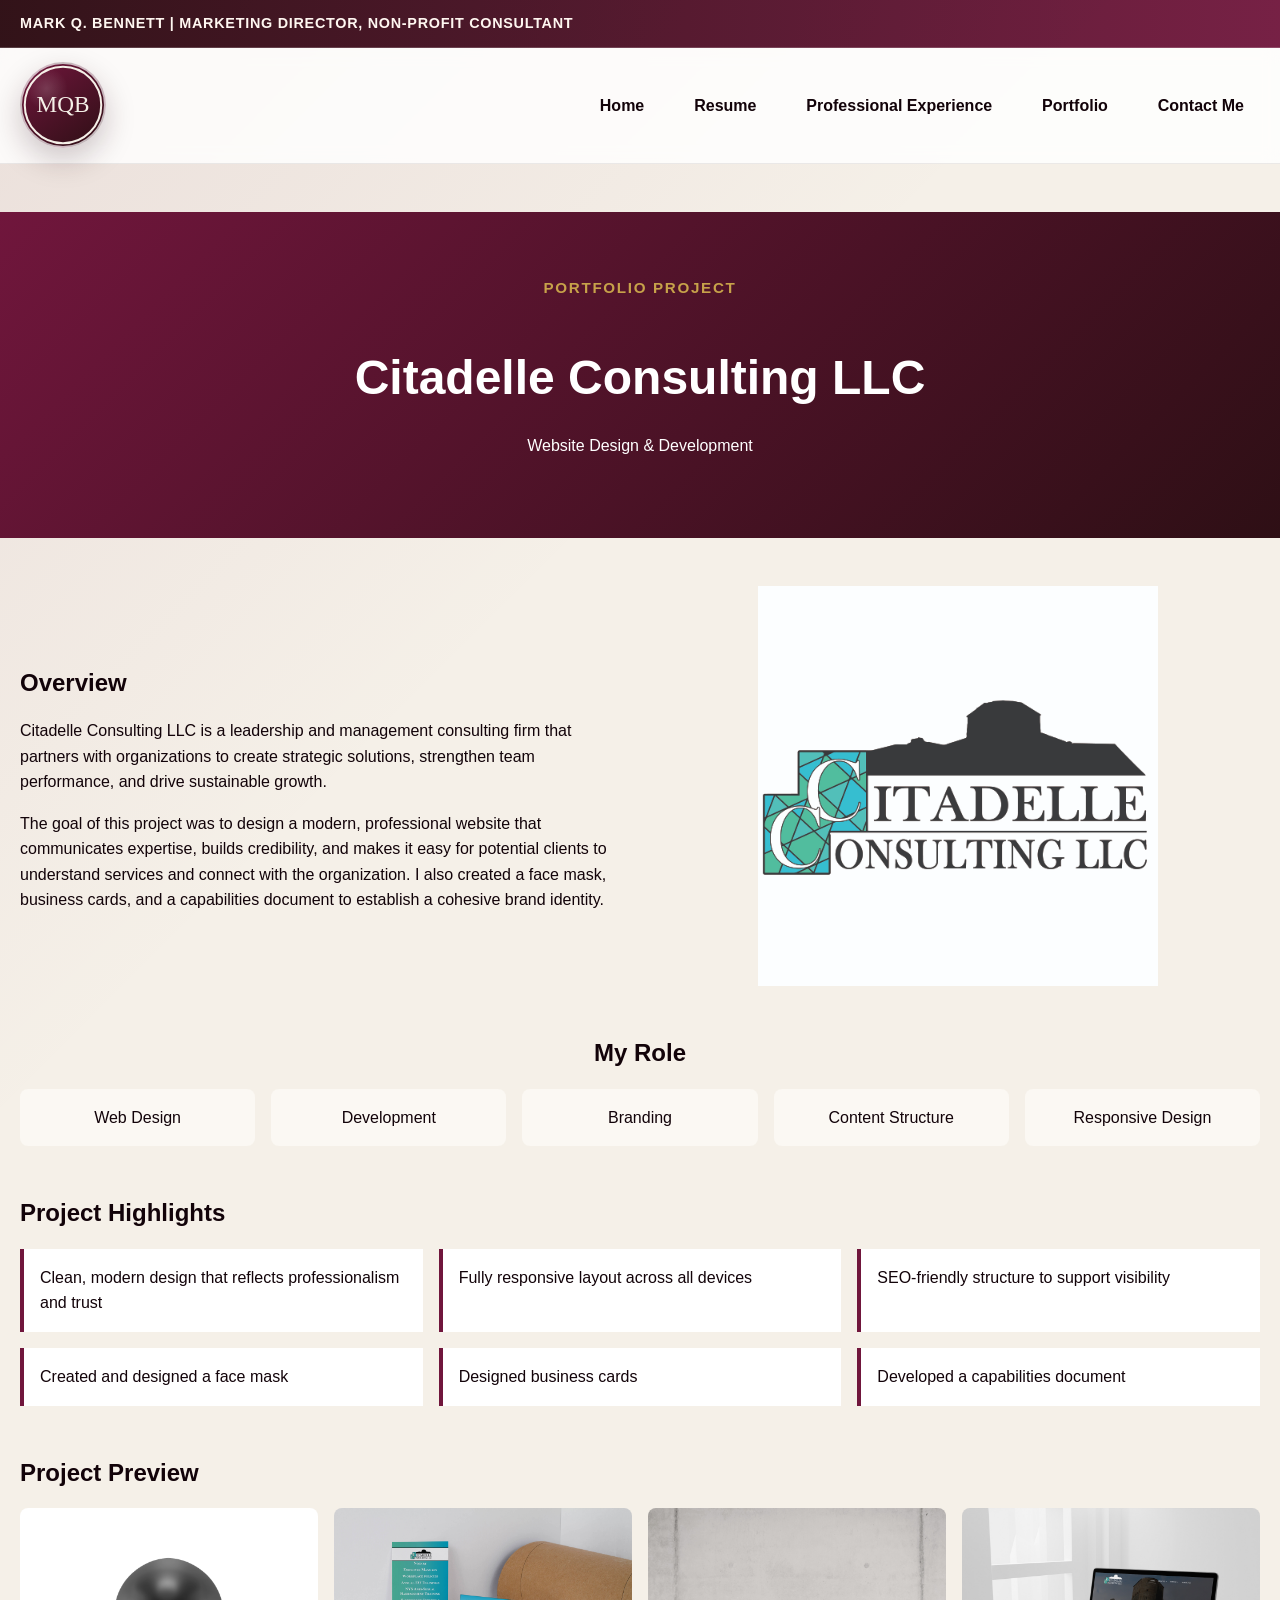
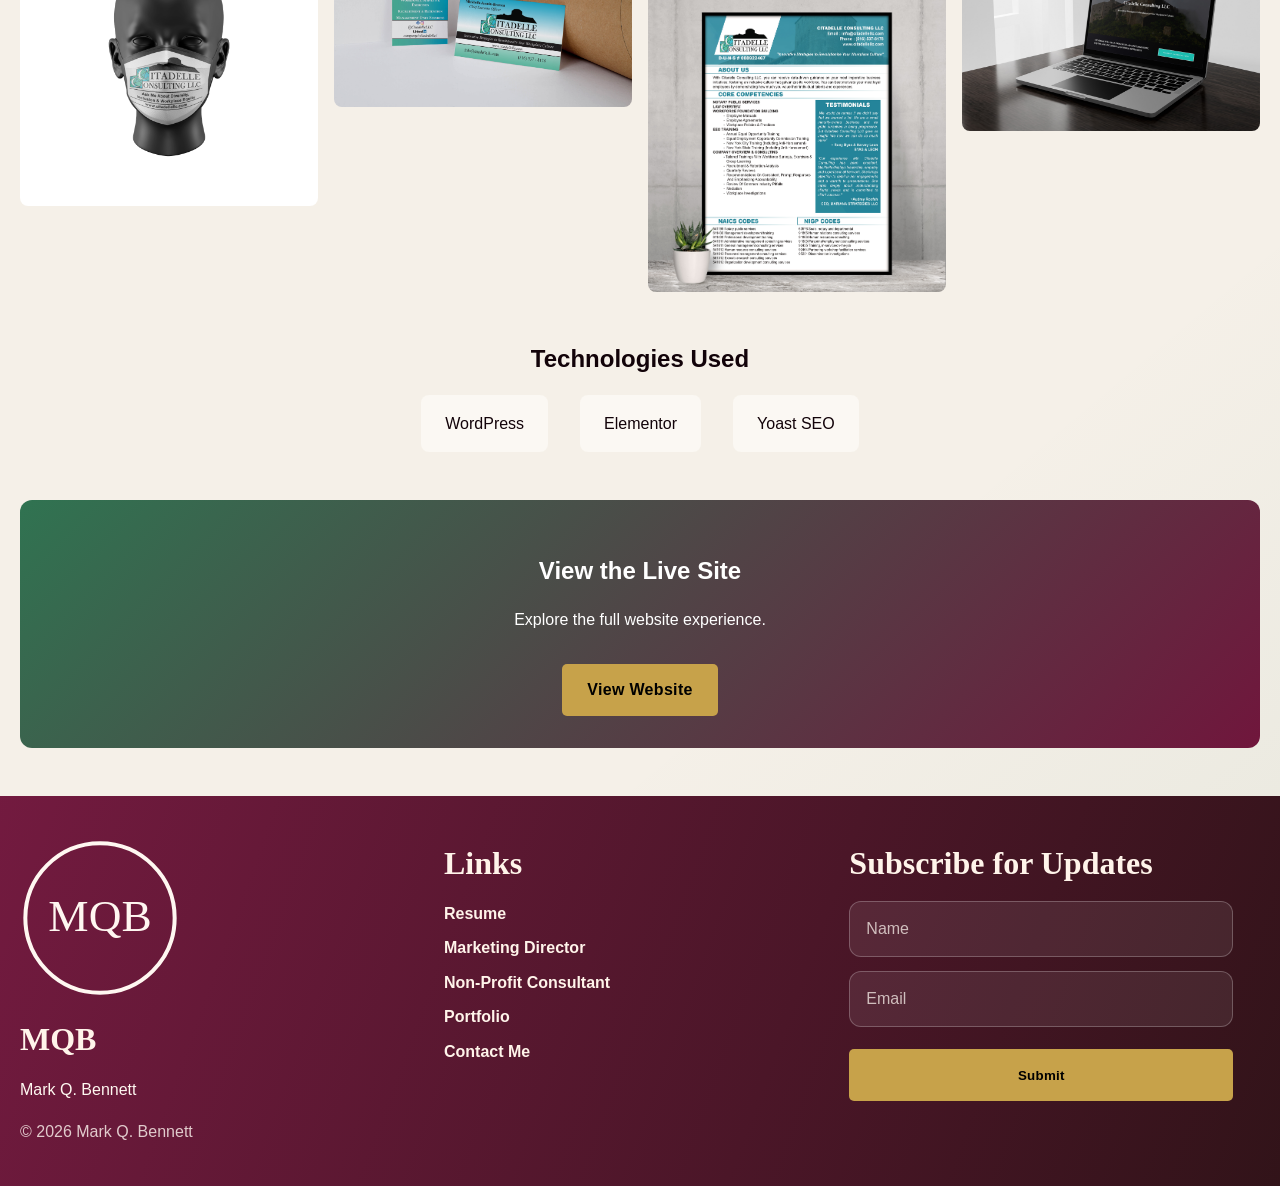
<file: portfolio.html>
<!DOCTYPE html>
<html lang="en">
<head>
  <meta charset="utf-8">
  <meta name="viewport" content="width=device-width, initial-scale=1.0">
  <meta name="description" content="View Mark Q. Bennett’s portfolio project for Citadelle Consulting LLC, featuring website design, WordPress development, Elementor design, and Yoast SEO.">
  <meta name="keywords" content="Citadelle Consulting LLC, website design, WordPress, Elementor, Yoast SEO, portfolio project, web development">
  <meta name="author" content="Mark Q. Bennett">
  <title>Mark Q. Bennett | Portfolio</title>
  <link rel="stylesheet" href="mqbennett.css">
</head>

<!-- Google tag (gtag.js) -->
<script async src="https://www.googletagmanager.com/gtag/js?id=G-6N4BFWEEBX"></script>
<script>
  window.dataLayer = window.dataLayer || [];
  function gtag(){dataLayer.push(arguments);}
  gtag('js', new Date());

  gtag('config', 'G-6N4BFWEEBX');
</script>

<body>
  <div id="site-wrapper">

    <div class="top-bar">
      <div class="container top-bar-inner">
        <p>MARK Q. BENNETT | MARKETING DIRECTOR, NON-PROFIT CONSULTANT</p>
      </div>
    </div>

    <header class="site-header">
      <div class="container header-inner">
        <a href="index.html" class="brand-mark" aria-label="Mark Q. Bennett Home">
          <svg viewBox="0 0 120 120" class="brand-logo" role="img" aria-label="MQB logo">
            <circle cx="60" cy="60" r="56" fill="none" stroke="currentColor" stroke-width="3"></circle>
            <text x="60" y="70" text-anchor="middle" font-size="34" font-family="Georgia, serif" fill="currentColor">MQB</text>
          </svg>
        </a>

        <nav class="site-nav" aria-label="Primary navigation">
          <ul>
            <li><a class="is-active" href="index.html">Home</a></li>
            <li><a href="resume.html">Resume</a></li>
            
            <li class="has-submenu">
              <a href="experience.html">Professional Experience</a>
              <ul class="submenu">
                <li><a href="marketing-director.html">Marketing Director</a></li>
                <li><a href="nonprofit-consultant.html">Non-Profit Consultant</a></li>
              </ul>
            </li>        
            
            <li><a href="portfolio.html">Portfolio</a></li>
            <li><a href="contact.html">Contact Me</a></li>
          </ul>
        </nav>
      </div>
    </header>


      <section class="page-hero portfolio-hero">
        <div class="container">
          <p class="eyebrow">PORTFOLIO PROJECT</p>
          <h1>Citadelle Consulting LLC</h1>
          <p>Website Design & Development</p>
        </div>
      </section>


    <main class="container">

      <section class="portfolio-overview">
        <div class="portfolio-overview-grid">

          <div class="overview-text">
            <h2>Overview</h2>
            <p>
              Citadelle Consulting LLC is a leadership and management consulting firm
              that partners with organizations to create strategic solutions, strengthen
              team performance, and drive sustainable growth.
            </p>

            <p>
              The goal of this project was to design a modern, professional website
              that communicates expertise, builds credibility, and makes it easy for
              potential clients to understand services and connect with the organization.
              I also created a face mask, business cards, and a capabilities document to establish a cohesive brand identity.
            </p>
          </div>

          <div class="overview-image">
            <img src="images/Instagram Logo.jpg" alt="Citadelle Consulting Logo">
          </div>
        
        </div>
      </section>


      <section class="portfolio-role">
        <h2>My Role</h2>

        <div class="role-grid">
          <div>Web Design</div>
          <div>Development</div>
          <div>Branding</div>
          <div>Content Structure</div>
          <div>Responsive Design</div>
        </div>
      </section>

      <section class="portfolio-highlights">
        <h2>Project Highlights</h2>

        <div class="highlight-grid">
          <div>Clean, modern design that reflects professionalism and trust</div>
          <div>Fully responsive layout across all devices</div>
          <div>SEO-friendly structure to support visibility</div>
          <div>Created and designed a face mask</div>
          <div>Designed business cards</div>
          <div>Developed a capabilities document</div>
        </div>
      </section>

      <section class="portfolio-preview">
  <h2>Project Preview</h2>

  <div class="preview-grid">
    <img src="images/Face Mask Mockup copy.jpg" alt="Face Mask">
    <img src="images/Clean Business Card Mock Up copy.jpg" alt="Business Cards">
    <img src="images/Poster Frame Mock Up copy.jpg" alt="Capabilities page">
    <img src="images/08 Notebook Mockup copy.jpg" alt="Website">
  </div>
</section>

<!-- TECHNOLOGIES -->
<section class="portfolio-tech">
  <h2>Technologies Used</h2>

  <div class="tech-grid">
    <div>WordPress</div>
    <div>Elementor</div>
    <div>Yoast SEO</div>
  </div>
</section>

<!-- CTA -->
<section class="portfolio-cta">
  <div class="cta-box">
    <h2>View the Live Site</h2>
    <p>Explore the full website experience.</p>
    <a href="https://theblm.com/citadelle-consulting-llc/" target="_blank" class="btn">
      View Website
    </a>
  </div>
</section>

</main>

</div>

    <footer class="site-footer">
      <div class="container footer-grid">
        <div class="footer-brand">
          <div class="footer-logo-wrap">
            <svg viewBox="0 0 120 120" class="brand-logo footer-logo" role="img" aria-label="MQB logo">
              <circle cx="60" cy="60" r="56" fill="none" stroke="currentColor" stroke-width="3"></circle>
              <text x="60" y="70" text-anchor="middle" font-size="34" font-family="Georgia, serif" fill="currentColor">MQB</text>
            </svg>
          </div>
          <h3>MQB</h3>
          <p>Mark Q. Bennett</p>
          <p class="copyright">&copy; 2026 Mark Q. Bennett</p>
        </div>

        <div class="footer-links">
          <h3>Links</h3>
          <ul>
            <li><a href="resume.html">Resume</a></li>
            <li><a href="experience.html">Marketing Director</a></li>
            <li><a href="experience.html#nonprofit">Non-Profit Consultant</a></li>
            <li><a href="portfolio.html">Portfolio</a></li>
            <li><a href="contact.html">Contact Me</a></li>
          </ul>
        </div>

        <div class="footer-subscribe">
          <h3>Subscribe for Updates</h3>
          <form class="subscribe-form" method="post" action="#">
            <label for="subscriber-name" class="sr-only">Name</label>
            <input type="text" id="subscriber-name" name="subscriber-name" placeholder="Name">

            <label for="subscriber-email" class="sr-only">Email</label>
            <input type="email" id="subscriber-email" name="subscriber-email" placeholder="Email">

            <button type="submit" class="btn btn-footer-submit">Submit</button>
          </form>
        </div>
      </div>
    </footer>

  </div>
</body>
</html>
</file>
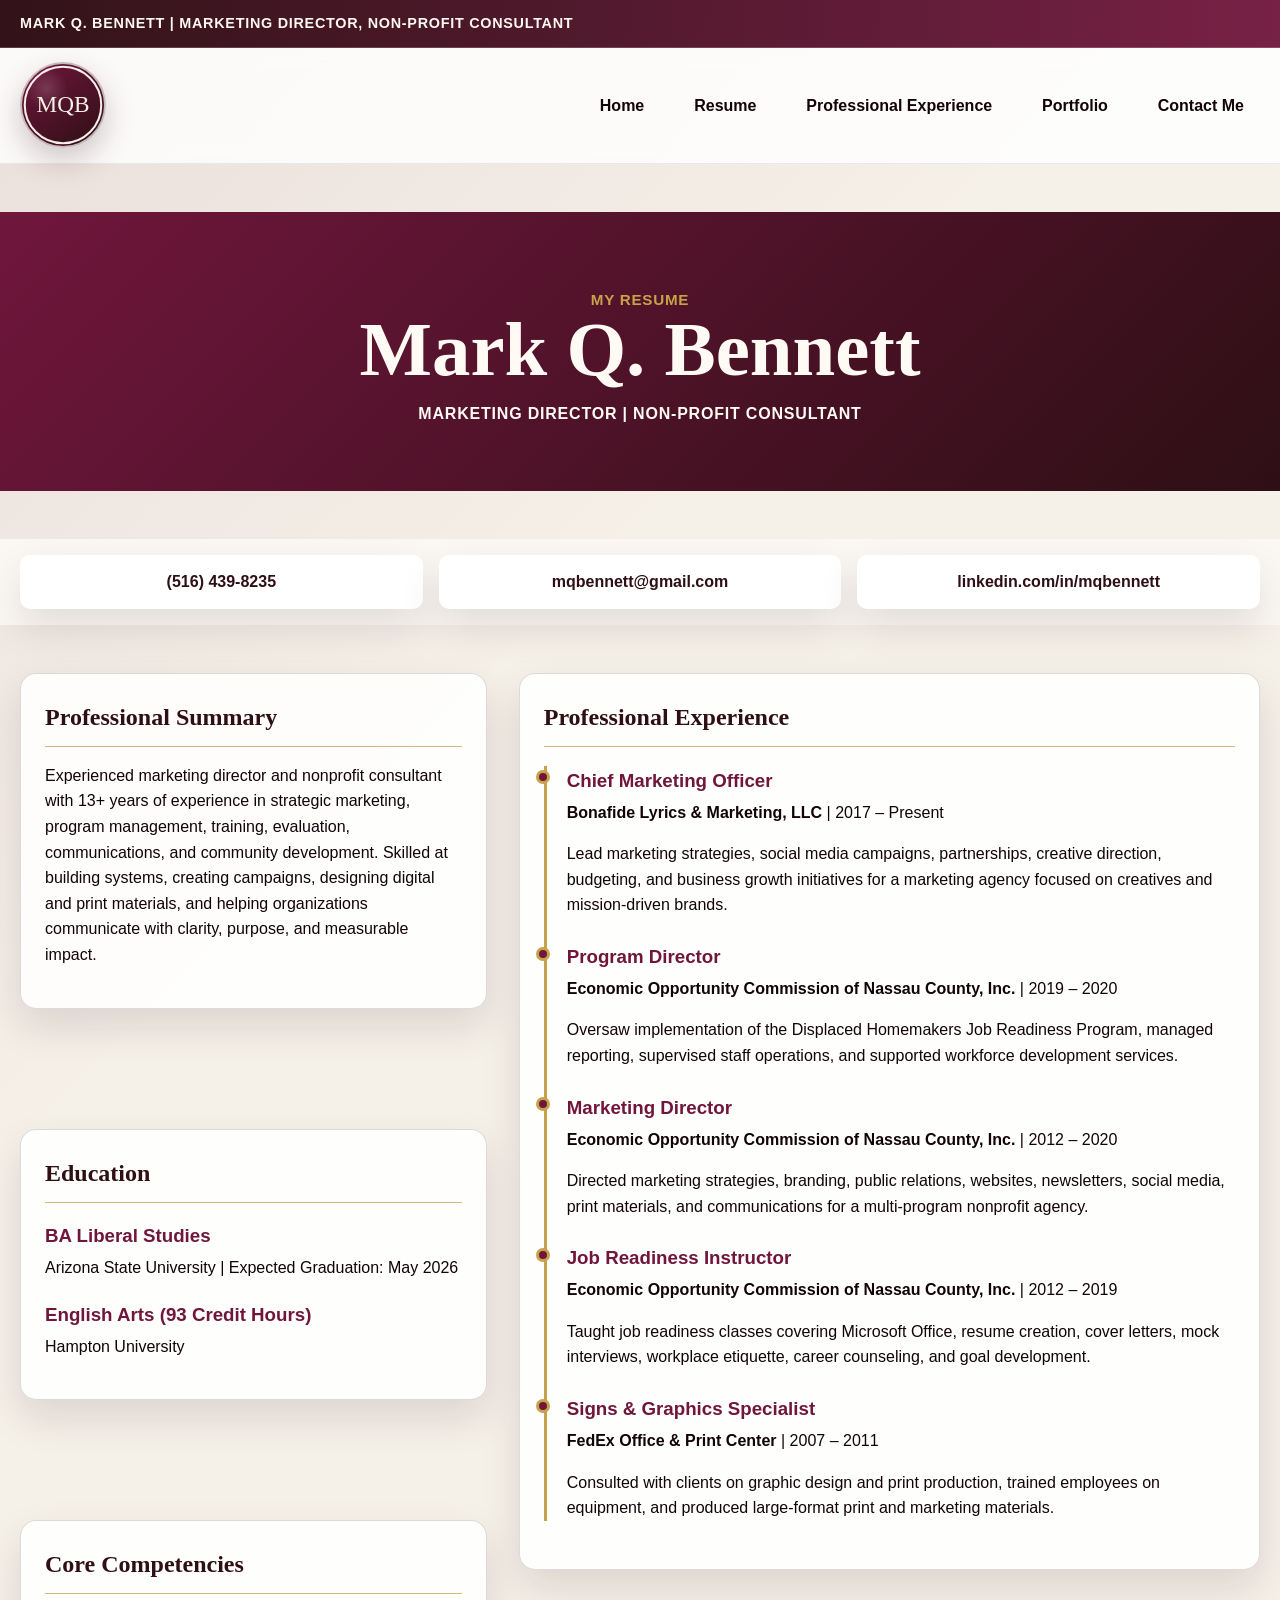
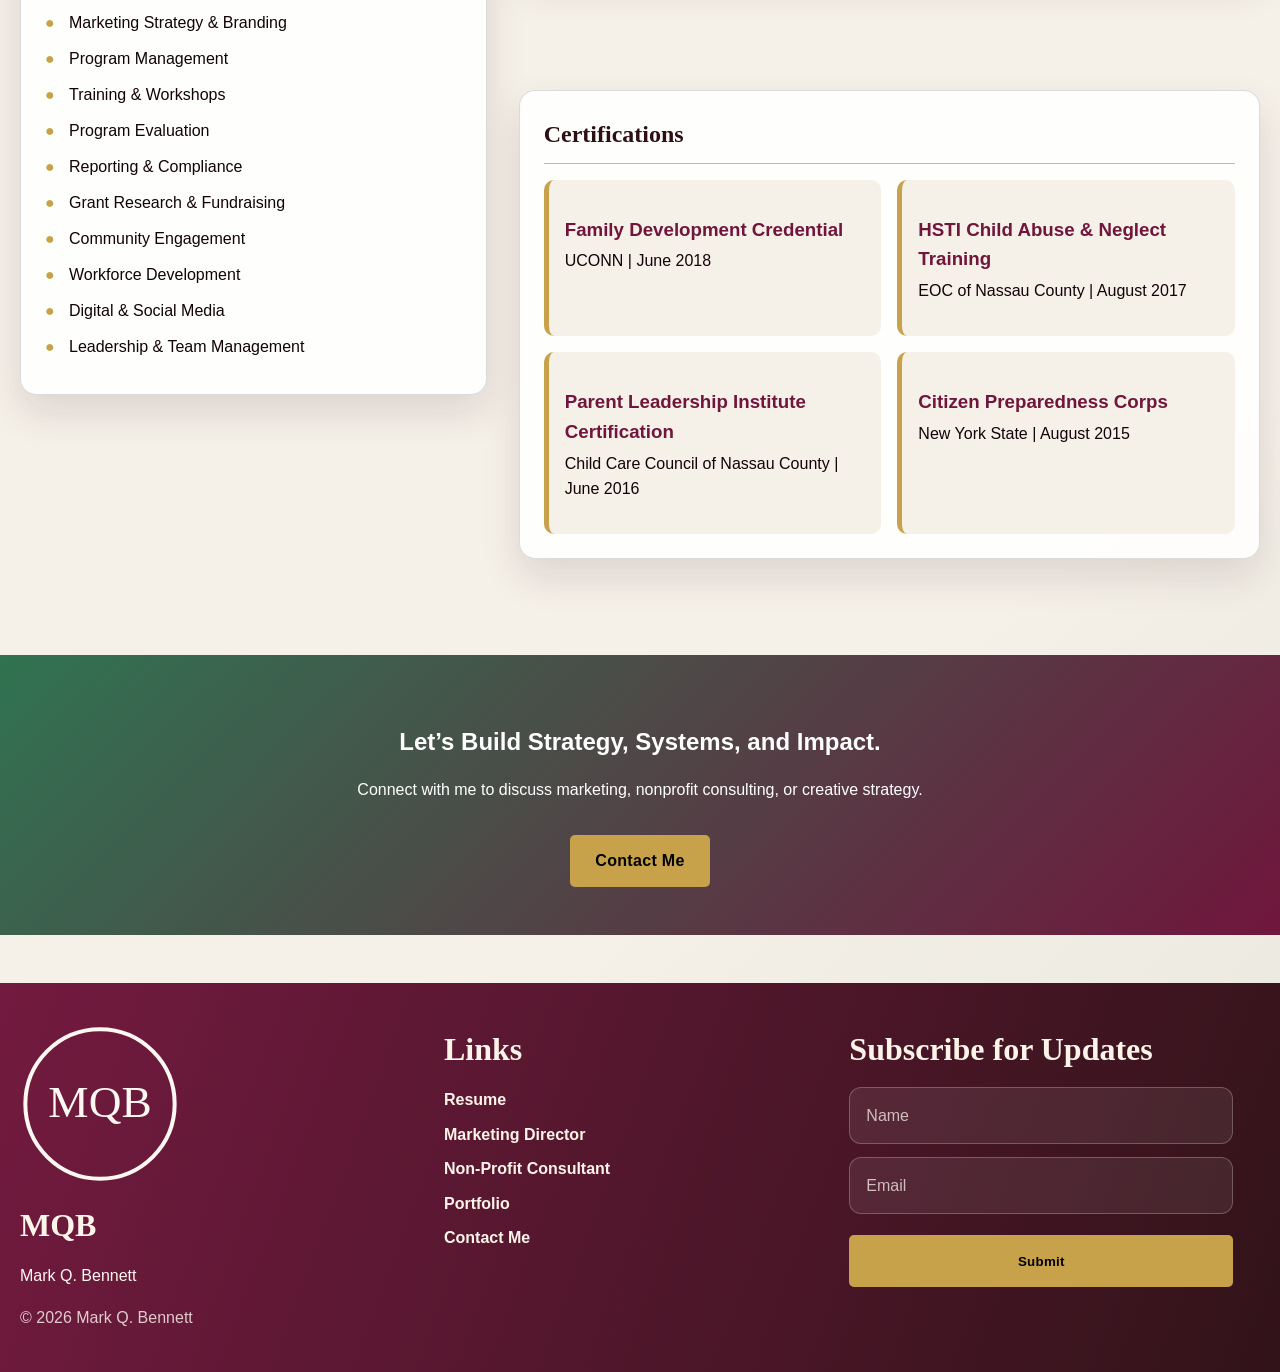
<file: resume.html>
<!DOCTYPE html>
<html lang="en">
<head>
  <meta charset="utf-8">
  <meta name="viewport" content="width=device-width, initial-scale=1.0">
  <meta name="description" content="View the resume of Mark Q. Bennett, featuring experience in marketing strategy, nonprofit consulting, program management, training, and communications.">
  <meta name="keywords" content="Mark Q Bennett resume, marketing director resume, nonprofit consultant resume, program management, communications, professional experience">
  <meta name="author" content="Mark Q. Bennett">
  <title>Mark Q. Bennett | Resume</title>
  <link rel="stylesheet" href="mqbennett.css">
</head>

<!-- Google tag (gtag.js) -->
<script async src="https://www.googletagmanager.com/gtag/js?id=G-6N4BFWEEBX"></script>
<script>
  window.dataLayer = window.dataLayer || [];
  function gtag(){dataLayer.push(arguments);}
  gtag('js', new Date());

  gtag('config', 'G-6N4BFWEEBX');
</script>

<body>
  <div id="site-wrapper">

    <div class="top-bar">
      <div class="container top-bar-inner">
        <p>MARK Q. BENNETT | MARKETING DIRECTOR, NON-PROFIT CONSULTANT</p>
      </div>
    </div>

    <header class="site-header">
      <div class="container header-inner">
        <a href="index.html" class="brand-mark" aria-label="Mark Q. Bennett Home">
          <svg viewBox="0 0 120 120" class="brand-logo" role="img" aria-label="MQB logo">
            <circle cx="60" cy="60" r="56" fill="none" stroke="currentColor" stroke-width="3"></circle>
            <text x="60" y="70" text-anchor="middle" font-size="34" font-family="Georgia, serif" fill="currentColor">MQB</text>
          </svg>
        </a>

        <nav class="site-nav" aria-label="Primary navigation">
          <ul>
            <li><a class="is-active" href="index.html">Home</a></li>
            <li><a href="resume.html">Resume</a></li>
            
            <li class="has-submenu">
              <a href="experience.html">Professional Experience</a>
              <ul class="submenu">
                <li><a href="marketing-director.html">Marketing Director</a></li>
                <li><a href="nonprofit-consultant.html">Non-Profit Consultant</a></li>
              </ul>
            </li>        
            
            <li><a href="portfolio.html">Portfolio</a></li>
            <li><a href="contact.html">Contact Me</a></li>
          </ul>
        </nav>
      </div>
    </header>

    <main>
    
      <section class="resume-hero">
        <div class="container">
          <p class="eyebrow">MY RESUME</p>
          <h1>Mark Q. Bennett</h1>
          <p>Marketing Director | Non-Profit Consultant</p>
        </div>
      </section>

      <section class="resume-contact">
        <div class="container resume-contact-grid">
          <a href="tel:5164398235">(516) 439-8235</a>
          <a href="mailto:mqbennett@gmail.com">mqbennett@gmail.com</a>
          <a href="https://www.linkedin.com/in/mqbennett/" target="_blank">linkedin.com/in/mqbennett</a>
        </div>
      </section>

      <section class="resume-main container">

        <div class="resume-left">

          <section class="resume-block">
            <h2>Professional Summary</h2>
            <p>
              Experienced marketing director and nonprofit consultant with 13+ years of experience in strategic marketing,
              program management, training, evaluation, communications, and community development. Skilled at building
              systems, creating campaigns, designing digital and print materials, and helping organizations communicate
              with clarity, purpose, and measurable impact.
            </p>
          </section>

          <section class="resume-block">
            <h2>Education</h2>

            <div class="resume-item">
              <h3>BA Liberal Studies</h3>
              <p>Arizona State University | Expected Graduation: May 2026</p>
            </div>

            <div class="resume-item">
              <h3>English Arts (93 Credit Hours)</h3>
              <p>Hampton University</p>
            </div>

          </section>

          <section class="resume-block">
            <h2>Core Competencies</h2>

            <ul class="resume-skill-list">
              <li>Marketing Strategy & Branding</li>
              <li>Program Management</li>
              <li>Training & Workshops</li>
              <li>Program Evaluation</li>
              <li>Reporting & Compliance</li>
              <li>Grant Research & Fundraising</li>
              <li>Community Engagement</li>
              <li>Workforce Development</li>
              <li>Digital & Social Media</li>
              <li>Leadership & Team Management</li>
            </ul>
          </section>

        </div>

        <div class="resume-right">

          <section class="resume-block">
            <h2>Professional Experience</h2>

            <div class="timeline">

              <article class="timeline-item">
                <h3>Chief Marketing Officer</h3>
                <p><strong>Bonafide Lyrics & Marketing, LLC</strong> | 2017 – Present</p>
                <p>
                  Lead marketing strategies, social media campaigns, partnerships, creative direction, budgeting,
                  and business growth initiatives for a marketing agency focused on creatives and mission-driven brands.
                </p>
              </article>

              <article class="timeline-item">
                <h3>Program Director</h3>
                <p><strong>Economic Opportunity Commission of Nassau County, Inc.</strong> | 2019 – 2020</p>
                <p>
                  Oversaw implementation of the Displaced Homemakers Job Readiness Program, managed reporting,
                  supervised staff operations, and supported workforce development services.
                </p>
              </article>

              <article class="timeline-item">
                <h3>Marketing Director</h3>
                <p><strong>Economic Opportunity Commission of Nassau County, Inc.</strong> | 2012 – 2020</p>
                <p>
                  Directed marketing strategies, branding, public relations, websites, newsletters, social media,
                  print materials, and communications for a multi-program nonprofit agency.
                </p>
              </article>

              <article class="timeline-item">
                <h3>Job Readiness Instructor</h3>
                <p><strong>Economic Opportunity Commission of Nassau County, Inc.</strong> | 2012 – 2019</p>
                <p>
                  Taught job readiness classes covering Microsoft Office, resume creation, cover letters,
                  mock interviews, workplace etiquette, career counseling, and goal development.
                </p>
              </article>

              <article class="timeline-item">
                <h3>Signs & Graphics Specialist</h3>
                <p><strong>FedEx Office & Print Center</strong> | 2007 – 2011</p>
                <p>
                  Consulted with clients on graphic design and print production, trained employees on equipment,
                  and produced large-format print and marketing materials.
                </p>
              </article>

            </div>
          </section>

          <section class="resume-block">
            <h2>Certifications</h2>

            <div class="cert-resume-grid">
              <div class="resume-cert">
                <h3>Family Development Credential</h3>
                <p>UCONN | June 2018</p>
              </div>

              <div class="resume-cert">
                <h3>HSTI Child Abuse & Neglect Training</h3>
                <p>EOC of Nassau County | August 2017</p>
              </div>

              <div class="resume-cert">
                <h3>Parent Leadership Institute Certification</h3>
                <p>Child Care Council of Nassau County | June 2016</p>
              </div>

              <div class="resume-cert">
                <h3>Citizen Preparedness Corps</h3>
                <p>New York State | August 2015</p>
              </div>
            </div>
          </section>

        </div>

      </section>

      <section class="cta resume-cta">
        <div class="container">
          <h2>Let’s Build Strategy, Systems, and Impact.</h2>
          <p>Connect with me to discuss marketing, nonprofit consulting, or creative strategy.</p>
          <a href="contact.html" class="btn">Contact Me</a>
        </div>
      </section>

    </main>

    <footer class="site-footer">
      <div class="container footer-grid">
        <div class="footer-brand">
          <div class="footer-logo-wrap">
            <svg viewBox="0 0 120 120" class="brand-logo footer-logo" role="img" aria-label="MQB logo">
              <circle cx="60" cy="60" r="56" fill="none" stroke="currentColor" stroke-width="3"></circle>
              <text x="60" y="70" text-anchor="middle" font-size="34" font-family="Georgia, serif" fill="currentColor">MQB</text>
            </svg>
          </div>
          <h3>MQB</h3>
          <p>Mark Q. Bennett</p>
          <p class="copyright">&copy; 2026 Mark Q. Bennett</p>
        </div>

        <div class="footer-links">
          <h3>Links</h3>
          <ul>
            <li><a href="resume.html">Resume</a></li>
            <li><a href="experience.html">Marketing Director</a></li>
            <li><a href="experience.html#nonprofit">Non-Profit Consultant</a></li>
            <li><a href="portfolio.html">Portfolio</a></li>
            <li><a href="contact.html">Contact Me</a></li>
          </ul>
        </div>

        <div class="footer-subscribe">
          <h3>Subscribe for Updates</h3>
          <form class="subscribe-form" method="post" action="#">
            <label for="subscriber-name" class="sr-only">Name</label>
            <input type="text" id="subscriber-name" name="subscriber-name" placeholder="Name">

            <label for="subscriber-email" class="sr-only">Email</label>
            <input type="email" id="subscriber-email" name="subscriber-email" placeholder="Email">

            <button type="submit" class="btn btn-footer-submit">Submit</button>
          </form>
        </div>
      </div>
    </footer>

  </div>
</body>
</html>
</file>
<file: mqbennett.css>
:root {
  --text: #120309;
  --background: #ffffff;
  --primary: #2e0f15;
  --secondary: #70163c;
  --accent: #307351;
  --gold: #c7a24a;
  --soft-cream: #f5f0e8;
  --soft-panel: #fbf8f3;
  --line: rgba(18, 3, 9, 0.14);
  --shadow: 0 18px 40px rgba(46, 15, 21, 0.12);
  --radius-lg: 22px;
  --radius-md: 16px;
  --radius-sm: 10px;
  --max-width: 1240px;
}

*,
*::before,
*::after {
  box-sizing: border-box;
}

html {
  scroll-behavior: smooth;
}

body {
  margin: 0;
  font-family: Arial, Helvetica, sans-serif;
  color: var(--text);
  background:
    linear-gradient(135deg, rgba(112, 22, 60, 0.08), transparent 28%),
    linear-gradient(320deg, rgba(48, 115, 81, 0.08), transparent 25%),
    var(--soft-cream);
  line-height: 1.6;
}

img,
svg,
iframe {
  display: block;
  max-width: 100%;
}

a {
  color: inherit;
}

.container {
  width: min(100% - 2rem, var(--max-width));
  margin: 0 auto;
}

#site-wrapper {
  min-height: 100vh;
}

.top-bar {
  background:
    linear-gradient(90deg, rgba(46, 15, 21, 0.98), rgba(112, 22, 60, 0.95));
  color: #fff7f1;
  border-bottom: 1px solid rgba(255, 255, 255, 0.18);
}

.top-bar-inner {
  padding: 0.75rem 0;
}

.top-bar p {
  margin: 0;
  font-size: 0.9rem;
  font-weight: 700;
  letter-spacing: 0.05em;
  text-transform: uppercase;
}

.site-header {
  background: rgba(255, 255, 255, 0.82);
  backdrop-filter: blur(8px);
  border-bottom: 1px solid rgba(18, 3, 9, 0.08);
  position: sticky;
  top: 0;
  z-index: 100;
}

.header-inner {
  display: grid;
  grid-template-columns: auto 1fr;
  align-items: center;
  gap: 1.5rem;
  padding: 0.9rem 0;
}

.brand-mark {
  width: 86px;
  height: 86px;
  border-radius: 50%;
  color: var(--soft-cream);
  background:
    radial-gradient(circle at 30% 30%, rgba(255, 255, 255, 0.16), transparent 26%),
    linear-gradient(145deg, var(--secondary), var(--primary));
  border: 2px solid rgba(255, 255, 255, 0.7);
  box-shadow: 0 12px 30px rgba(46, 15, 21, 0.22);
  display: grid;
  place-items: center;
  text-decoration: none;
}

.brand-logo {
  width: 100%;
  height: 100%;
}

.site-nav ul {
  margin: 0;
  padding: 0;
  list-style: none;
}

.site-nav > ul {
  display: flex;
  justify-content: flex-end;
  align-items: center;
  gap: clamp(1rem, 1.4vw, 2.1rem);
  flex-wrap: wrap;
}

.site-nav li {
  position: relative;
}

.site-nav a {
  text-decoration: none;
  font-weight: 700;
  font-size: 1rem;
  color: var(--text);
  position: relative;
  padding: 0.75rem 1rem;
  display: block;
}

.submenu {
  display: none;
  position: absolute;
  top: 100%;
  left: 0;
  min-width: 220px;
  background: #ffffff;
  border: 1px solid #ddd;
  box-shadow: 0 8px 20px rgba(0, 0, 0, 0.12);
  z-index: 1000;
}

.has-submenu:hover > .submenu,
.has-submenu:focus-within > .submenu {
  display: block;
}

.submenu li {
  width: 100%;
}

.submenu a {
  padding: 0.75rem 1rem;
  white-space: nowrap;
}

.hero-section {
  padding: 2.5rem 0 2rem;
  position: relative;
  overflow: hidden;
}

.hero-section::before {
  content: "";
  position: absolute;
  inset: 0 0 auto auto;
  width: 46vw;
  height: 100%;
  background:
    linear-gradient(160deg, rgba(112, 22, 60, 0.92), rgba(46, 15, 21, 0.95));
  clip-path: polygon(26% 0, 100% 0, 100% 100%, 0 100%);
  z-index: 0;
}

.hero-grid {
  position: relative;
  z-index: 1;
  display: grid;
  grid-template-columns: 1.1fr 0.95fr;
  gap: 2rem;
  align-items: center;
}

.hero-copy {
  padding: 2.2rem 0 2rem;
}

.eyebrow {
  margin: 0 0 0.65rem;
  font-size: 0.95rem;
  font-weight: 700;
  letter-spacing: 0.11em;
  text-transform: uppercase;
  color: var(--gold);
}

.hero-copy h1 {
  margin: 0;
  font-family: Georgia, "Times New Roman", serif;
  font-size: clamp(3rem, 6vw, 5.4rem);
  line-height: 0.95;
  color: var(--primary);
  letter-spacing: -0.04em;
}

.hero-description {
  max-width: 34rem;
  margin: 1.1rem 0 1.8rem;
  font-size: 1.08rem;
  color: rgba(18, 3, 9, 0.86);
}

.hero-actions {
  display: flex;
  gap: 1rem;
  flex-wrap: wrap;
}

.hero-media {
  display: flex;
  justify-content: center;
}

.video-frame {
  position: relative;
  width: min(100%, 600px);
  aspect-ratio: 16 / 9;
  border-radius: var(--radius-lg);
  overflow: hidden;
  background:
    linear-gradient(130deg, rgba(199, 162, 74, 0.78), rgba(255, 255, 255, 0.12)),
    var(--primary);
  box-shadow: var(--shadow);
  border: 1px solid rgba(255, 255, 255, 0.24);
}

.video-frame::before {
  content: "";
  position: absolute;
  inset: auto -3% -3% auto;
  width: 28%;
  height: 85%;
  background: rgba(48, 115, 81, 0.9);
  z-index: 0;
}

.video-frame video {
  position: absolute;
  inset: 0;
  width: 100%;
  height: 100%;
  object-fit: cover;
  z-index: 1;
}

.section-heading {
  display: flex;
  align-items: center;
  gap: 1rem;
  margin-bottom: 1.3rem;
}

.section-heading h2 {
  margin: 0;
  font-family: Georgia, "Times New Roman", serif;
  text-transform: uppercase;
  letter-spacing: 0.04em;
  font-size: clamp(2rem, 3vw, 2.9rem);
}

.section-heading-light h2 {
  color: var(--gold);
}

.section-heading-centered {
  justify-content: center;
}

.section-heading-centered h2 {
  color: var(--primary);
}

.section-line {
  height: 1px;
  flex: 1;
  background: linear-gradient(90deg, transparent, rgba(199, 162, 74, 0.9), transparent);
}

.bio-section {
  background:
    linear-gradient(100deg, rgba(112, 22, 60, 0.96), rgba(46, 15, 21, 0.92));
  color: #fffaf4;
  padding: 2.8rem 0;
  position: relative;
  overflow: hidden;
}

.bio-section::after {
  content: "";
  position: absolute;
  right: -6%;
  top: 0;
  width: 24%;
  height: 100%;
  background: rgba(255, 255, 255, 0.92);
  transform: skewX(-16deg);
}

.bio-section .container {
  position: relative;
  z-index: 1;
}

.bio-text {
  max-width: 52rem;
  margin: 0;
  font-size: 1.08rem;
}

.learn-section {
  padding: 3.2rem 0;
  position: relative;
}

.learn-section::after {
  content: "";
  position: absolute;
  right: 4%;
  bottom: 0;
  width: 18rem;
  height: 18rem;
  background: rgba(48, 115, 81, 0.12);
  clip-path: polygon(35% 0, 100% 0, 65% 100%, 0 100%);
  z-index: 0;
}

.learn-section .container {
  position: relative;
  z-index: 1;
}

.feature-grid {
  display: grid;
  grid-template-columns: repeat(3, minmax(0, 1fr));
  gap: 1.5rem;
}

.feature-card {
  background: rgba(255, 255, 255, 0.84);
  border: 1px solid rgba(46, 15, 21, 0.08);
  border-radius: var(--radius-md);
  overflow: hidden;
  box-shadow: var(--shadow);
  display: flex;
  flex-direction: column;
  min-height: 100%;
}

.feature-image-wrap {
  aspect-ratio: 16 / 10;
  background: #efe7dc;
}

.feature-image-wrap img {
  width: 100%;
  height: 100%;
  object-fit: cover;
}

.feature-card-body {
  padding: 1.2rem 1.2rem 1.35rem;
  display: flex;
  flex-direction: column;
  flex: 1;
}

.feature-card h3 {
  margin: 0 0 0.6rem;
  font-family: Georgia, "Times New Roman", serif;
  font-size: 1.8rem;
  line-height: 1.1;
  color: var(--primary);
}

.feature-card p {
  margin: 0 0 1.2rem;
  color: rgba(18, 3, 9, 0.82);
  flex: 1;
}

.clients-section {
  padding: 2.6rem 0 3rem;
  background:
    linear-gradient(90deg, rgba(112, 22, 60, 0.95), rgba(46, 15, 21, 0.96));
  color: #fffaf4;
}

.client-grid {
  display: grid;
  grid-template-columns: repeat(5, minmax(0, 1fr));
  gap: 1rem;
}

.client-logo-box {
  background: rgba(255, 255, 255, 0.13);
  border: 1px solid rgba(255, 255, 255, 0.16);
  border-radius: var(--radius-sm);
  min-height: 96px;
  display: grid;
  place-items: center;
  padding: 1rem;
}

.client-logo-box img {
  max-height: 48px;
  width: auto;
  object-fit: contain;
  filter: saturate(100%);
  opacity: 0.95;
}

.site-footer {
  background:
    linear-gradient(110deg, rgba(112, 22, 60, 0.98), rgba(46, 15, 21, 0.98));
  color: #fff8f1;
  padding: 2.6rem 0;
}

.footer-grid {
  display: grid;
  grid-template-columns: 1.05fr 1fr 1.1fr;
  gap: 2rem;
  align-items: start;
}

.footer-brand,
.footer-links,
.footer-subscribe {
  min-width: 0;
}

.footer-logo-wrap {
  width: 160px;
  margin-bottom: 1rem;
  color: #fff7f1;
}

.footer-brand h3,
.footer-links h3,
.footer-subscribe h3 {
  margin: 0 0 0.75rem;
  font-family: Georgia, "Times New Roman", serif;
  font-size: 2rem;
  color: #fff4ea;
}

.footer-brand p,
.footer-links li,
.footer-subscribe p {
  margin: 0;
}

.footer-links ul {
  list-style: none;
  padding: 0;
  margin: 0;
}

.footer-links li + li {
  margin-top: 0.55rem;
}

.footer-links a {
  color: #fff4ea;
  text-decoration: none;
  font-weight: 700;
}

.footer-links a:hover,
.footer-links a:focus-visible {
  color: var(--gold);
}

.copyright {
  margin-top: 1rem !important;
  color: rgba(255, 248, 241, 0.8);
}

.subscribe-form {
  display: grid;
  gap: 0.85rem;
  max-width: 24rem;
}

.subscribe-form input {
  width: 100%;
  border: 1px solid rgba(255, 255, 255, 0.24);
  background: rgba(255, 255, 255, 0.08);
  color: #fffaf4;
  border-radius: 12px;
  padding: 0.9rem 1rem;
  font: inherit;
}

.subscribe-form input::placeholder {
  color: rgba(255, 248, 241, 0.72);
}

.sr-only {
  position: absolute;
  width: 1px;
  height: 1px;
  padding: 0;
  margin: -1px;
  overflow: hidden;
  clip: rect(0, 0, 0, 0);
  white-space: nowrap;
  border: 0;
}

.btn {
  display: inline-flex;
  align-items: center;
  justify-content: center;
  min-height: 52px;
  padding: 0.85rem 1.4rem;
  border-radius: 12px;
  border: 1px solid transparent;
  text-decoration: none;
  font-weight: 700;
  letter-spacing: 0.02em;
  transition: transform 0.2s ease, box-shadow 0.2s ease, background 0.2s ease, color 0.2s ease, border-color 0.2s ease;
  cursor: pointer;
}

.btn:hover,
.btn:focus-visible {
  transform: translateY(-2px);
}

.btn-primary {
  background: linear-gradient(135deg, var(--secondary), var(--primary));
  color: #fffaf4;
  box-shadow: 0 10px 24px rgba(112, 22, 60, 0.24);
}

.btn-primary:hover,
.btn-primary:focus-visible {
  box-shadow: 0 16px 30px rgba(112, 22, 60, 0.28);
}

.btn-secondary,
.btn-card-accent {
  background: linear-gradient(135deg, #426b55, var(--accent));
  color: #fffaf4;
  box-shadow: 0 10px 24px rgba(48, 115, 81, 0.2);
}

.btn-secondary:hover,
.btn-secondary:focus-visible,
.btn-card-accent:hover,
.btn-card-accent:focus-visible {
  box-shadow: 0 16px 30px rgba(48, 115, 81, 0.24);
}

.btn-card-outline {
  background: transparent;
  color: var(--primary);
  border-color: rgba(46, 15, 21, 0.28);
}

.btn-card-outline:hover,
.btn-card-outline:focus-visible {
  background: rgba(46, 15, 21, 0.06);
}

.btn-card-primary {
  background: linear-gradient(135deg, var(--secondary), var(--primary));
  color: #fffaf4;
}

.btn-footer-submit {
  background: var(--soft-cream);
  color: var(--primary);
  border-color: transparent;
}

.page-hero {
    background: linear-gradient(135deg, #70163c, #2e0f15);
    color: white;
    text-align: center;
    padding: 4rem 1rem;
}

.page-hero h1 {
    font-size: 3rem;
    margin-bottom: 1rem;
}

.metrics {
    background: #fbf8f3;
    padding: 2rem 0;
}

.metrics-grid {
    display: grid;
    grid-template-columns: repeat(4, 1fr);
    gap: 1.5rem;
    text-align: center;
}

.metric {
    background: white;
    padding: 1.5rem;
    border-radius: 10px;
    box-shadow: 0 10px 20px rgba(0,0,0,0.05);
}

.metric h3 {
    font-size: 2rem;
    color: #70163c;
}

section {
    margin: 3rem 0;
}

h2 {
    margin-bottom: 1rem;
}

.achievements ul {
    list-style: none;
    padding: 0;
}

.achievements li {
    margin-bottom: 0.75rem;
}

/* TABLE */
.skills table {
    width: 100%;
    border-collapse: collapse;
    margin-top: 1rem;
}

.skills th,
.skills td {
    padding: 0.75rem;
    border-bottom: 1px solid #ddd;
    text-align: left;
}

.skills th {
    background: #70163c;
    color: white;
}

.experience-grid {
    display: grid;
    grid-template-columns: repeat(3, 1fr);
    gap: 1.5rem;
}

.card {
    background: #fbf8f3;
    padding: 1.5rem;
    border-radius: 10px;
}

/* CTA */
.cta {
    background: linear-gradient(135deg, #307351, #2e0f15);
    color: white;
    text-align: center;
    padding: 3rem 1rem;
}

.btn {
    display: inline-block;
    margin-top: 1rem;
    padding: 0.75rem 1.5rem;
    background: #c7a24a;
    color: black;
    text-decoration: none;
    border-radius: 5px;
}

.nonprofit-hero {
  background: linear-gradient(135deg, #2e0f15, #307351);
}

.expertise-grid {
  display: grid;
  grid-template-columns: repeat(4, 1fr);
  gap: 1.5rem;
}

.expertise-card h3 {
  margin-top: 0;
  color: var(--primary);
}

.strategy-layout {
  display: grid;
  grid-template-columns: 1.25fr 0.95fr;
  gap: 1.5rem;
  align-items: start;
}

.strategy-copy p:first-child {
  margin-top: 0;
}

.strategy-list {
  padding-left: 1.2rem;
  margin: 1rem 0 0;
}

.strategy-list li {
  margin-bottom: 0.75rem;
}

.strategy-panel {
  background: linear-gradient(135deg, rgba(112, 22, 60, 0.98), rgba(46, 15, 21, 0.96));
  color: #fff8f1;
  border-radius: 14px;
  padding: 1.5rem;
  box-shadow: var(--shadow);
}

.strategy-panel h3 {
  margin-top: 0;
  color: var(--gold);
}

.strategy-tags {
  display: flex;
  flex-wrap: wrap;
  gap: 0.75rem;
}

.strategy-tags span {
  background: rgba(255, 255, 255, 0.12);
  border: 1px solid rgba(255, 255, 255, 0.16);
  border-radius: 999px;
  padding: 0.55rem 0.9rem;
  font-size: 0.95rem;
  font-weight: 700;
}

.leadership-grid {
  display: grid;
  grid-template-columns: 1.2fr 0.9fr;
  gap: 1.5rem;
  align-items: start;
}

.leadership-copy p:first-child {
  margin-top: 0;
}

.leadership-points h3 {
  margin-top: 0;
}

.leadership-points ul {
  margin: 0;
  padding-left: 1.2rem;
}

.leadership-points li {
  margin-bottom: 0.75rem;
}

.nonprofit-experience-grid {
  grid-template-columns: repeat(3, 1fr);
}

.cert-grid {
  display: grid;
  grid-template-columns: repeat(4, 1fr);
  gap: 1.5rem;
}

.cert-card h3 {
  margin-top: 0;
  color: var(--primary);
}

.nonprofit-cta {
  background: linear-gradient(135deg, #307351, #70163c);
}

.resume-hero {
  background: linear-gradient(135deg, #70163c, #2e0f15);
  color: #fffaf4;
  text-align: center;
  padding: 4rem 1rem;
}

.resume-hero h1 {
  margin: 0;
  font-family: Georgia, "Times New Roman", serif;
  font-size: clamp(3rem, 6vw, 5rem);
  line-height: 1;
}

.resume-hero p {
  margin: 0.75rem 0 0;
  font-weight: 700;
  letter-spacing: 0.05em;
  text-transform: uppercase;
}

.resume-contact {
  margin: 0;
  background: var(--soft-panel);
}

.resume-contact-grid {
  display: grid;
  grid-template-columns: repeat(3, 1fr);
  gap: 1rem;
  padding: 1rem 0;
}

.resume-contact a {
  background: #fff;
  color: var(--primary);
  text-decoration: none;
  font-weight: 700;
  text-align: center;
  padding: 0.9rem 1rem;
  border-radius: 10px;
  box-shadow: var(--shadow);
}

.resume-main {
  display: grid;
  grid-template-columns: 0.85fr 1.35fr;
  gap: 2rem;
  align-items: start;
}

.resume-left,
.resume-right {
  display: grid;
  gap: 1.5rem;
}

.resume-block {
  background: rgba(255, 255, 255, 0.88);
  border: 1px solid var(--line);
  border-radius: var(--radius-md);
  padding: 1.5rem;
  box-shadow: var(--shadow);
}

.resume-block h2 {
  margin-top: 0;
  font-family: Georgia, "Times New Roman", serif;
  color: var(--primary);
  border-bottom: 1px solid rgba(199, 162, 74, 0.75);
  padding-bottom: 0.6rem;
}

.resume-item {
  margin-bottom: 1rem;
}

.resume-item h3,
.timeline-item h3,
.resume-cert h3 {
  margin-bottom: 0.25rem;
  color: var(--secondary);
}

.resume-item p,
.timeline-item p,
.resume-cert p {
  margin-top: 0;
}

.resume-skill-list {
  list-style: none;
  margin: 0;
  padding: 0;
}

.resume-skill-list li {
  margin-bottom: 0.65rem;
  padding-left: 1.5rem;
  position: relative;
}

.resume-skill-list li::before {
  content: "●";
  position: absolute;
  left: 0;
  color: var(--gold);
}

.timeline {
  border-left: 3px solid var(--gold);
  padding-left: 1.25rem;
}

.timeline-item {
  position: relative;
  margin-bottom: 1.5rem;
}

.timeline-item::before {
  content: "";
  position: absolute;
  left: -1.9rem;
  top: 0.3rem;
  width: 14px;
  height: 14px;
  background: var(--secondary);
  border: 3px solid var(--gold);
  border-radius: 50%;
}

.cert-resume-grid {
  display: grid;
  grid-template-columns: repeat(2, 1fr);
  gap: 1rem;
}

.resume-cert {
  background: var(--soft-cream);
  border-left: 5px solid var(--gold);
  border-radius: 10px;
  padding: 1rem;
}

.resume-cta {
  background: linear-gradient(135deg, #307351, #70163c);
}

.experience-landing-hero {
  background:
    linear-gradient(135deg, rgba(112, 22, 60, 0.96), rgba(46, 15, 21, 0.96));
  color: #fffaf4;
  text-align: center;
  padding: 4rem 1rem;
  margin: 0;
}

.experience-landing-hero h1 {
  margin: 0;
  font-family: Georgia, "Times New Roman", serif;
  font-size: clamp(3rem, 6vw, 5rem);
  line-height: 1;
}

.experience-landing-hero p {
  max-width: 720px;
  margin: 1rem auto 0;
  font-size: 1.15rem;
}

.experience-choice-section {
  margin: 0;
  padding: 2.5rem 0;
  background: var(--soft-cream);
}

.experience-choice-grid {
  display: grid;
  grid-template-columns: 1fr 1fr;
  gap: 1.5rem;
}

.experience-choice-card {
  position: relative;
  display: grid;
  grid-template-columns: 55% 45%;
  overflow: hidden;
  border-radius: var(--radius-md);
  box-shadow: var(--shadow);
  background: #fffaf4;
  border: 1px solid var(--line);
  min-height: 360px;
}

.experience-card-content {
  position: relative;
  z-index: 3;
  padding: 6rem 1.75rem 1.75rem 2.25rem;
  background: rgba(255, 250, 244, 0.94);
}

.experience-card-content h2 {
  margin: 0 0 1rem;
  font-family: Georgia, "Times New Roman", serif;
  color: var(--primary);
  font-size: 2rem;
  line-height: 1.15;
}

.nonprofit-card .experience-card-content h2 {
  color: var(--accent);
}

.experience-card-content p {
  color: rgba(18, 3, 9, 0.86);
  font-size: 1rem;
  line-height: 1.55;
}

.experience-card-content ul {
  padding-left: 1.2rem;
  margin: 1rem 0 1.4rem;
}

.experience-card-content li {
  margin-bottom: 0.45rem;
  line-height: 1.4;
}

.experience-card-image {
  min-height: 100%;
  background: #efe7dc;
}

.experience-card-image img {
  width: 100%;
  height: 100%;
  object-fit: cover;
}

.experience-card-icon {
  position: absolute;
  top: 1.4rem;
  left: 1.6rem;
  width: 72px;
  height: 72px;
  border-radius: 50%;
  display: grid;
  place-items: center;
  background: var(--primary);
  color: var(--gold);
  border: 2px solid var(--gold);
  font-size: 1.8rem;
  z-index: 5;
}

.nonprofit-card .experience-card-icon {
  background: var(--accent);
}

.marketing-card::before,
.nonprofit-card::before {
  content: "";
  position: absolute;
  inset: 0 auto 0 0;
  width: 18%;
  background: linear-gradient(135deg, var(--secondary), var(--primary));
  clip-path: polygon(0 0, 100% 0, 38% 100%, 0 100%);
  z-index: 1;
  opacity: 0.95;
}

.nonprofit-card::before {
  background: linear-gradient(135deg, var(--accent), #17452f);
}

.experience-card-content > * {
  position: relative;
  z-index: 4;
}

.experience-quote {
  margin: 0;
  padding: 2rem 1rem;
  background: #fffaf4;
  text-align: center;
}

.experience-quote p {
  margin: 0;
  font-family: Georgia, "Times New Roman", serif;
  font-size: 1.6rem;
  color: var(--primary);
}

.experience-overview {
  display: grid;
  grid-template-columns: repeat(4, 1fr);
  gap: 1px;
  margin-top: 2.5rem;
  margin-bottom: 2.5rem;
  background: var(--line);
  border: 1px solid var(--line);
  border-radius: var(--radius-md);
  overflow: hidden;
}

.overview-card {
  background: rgba(255, 255, 255, 0.86);
  padding: 1.5rem;
  text-align: center;
}

.overview-card h2 {
  font-family: Georgia, "Times New Roman", serif;
  color: var(--primary);
  font-size: 1.4rem;
  margin-top: 0;
}

.overview-card p {
  margin-bottom: 0;
}

.portfolio-hero {
  background: linear-gradient(135deg, #70163c, #2e0f15);
  color: white;
  text-align: center;
  padding: 4rem 1rem;
}

.portfolio-overview-grid {
  display: grid;
  grid-template-columns: 1fr 1fr;
  gap: 2rem;
  align-items: center;
}

.overview-image img {
  width: 100%;
  max-width: 400px;
  display: block;
  margin: auto;
}

.portfolio-role {
  text-align: center;
  margin-top: 3rem;
}

.role-grid {
  display: grid;
  grid-template-columns: repeat(5, 1fr);
  gap: 1rem;
  margin-top: 1rem;
}

.role-grid div {
  background: #fbf8f3;
  padding: 1rem;
  border-radius: 8px;
}

.portfolio-highlights {
  margin-top: 3rem;
}

.highlight-grid {
  display: grid;
  grid-template-columns: repeat(3, 1fr);
  gap: 1rem;
}

.highlight-grid div {
  background: #fff;
  padding: 1rem;
  border-left: 4px solid #70163c;
}

.portfolio-preview {
  margin-top: 3rem;
}

.preview-grid {
  display: grid;
  grid-template-columns: repeat(4, 1fr);
  gap: 1rem;
}

.preview-grid img {
  width: 100%;
  border-radius: 8px;
}

.portfolio-tech {
  margin-top: 3rem;
  text-align: center;
}

.tech-grid {
  display: flex;
  justify-content: center;
  gap: 2rem;
  margin-top: 1rem;
}

.tech-grid div {
  background: #fbf8f3;
  padding: 1rem 1.5rem;
  border-radius: 8px;
}

.portfolio-cta {
  margin-top: 3rem;
  text-align: center;
}

.cta-box {
  background: linear-gradient(135deg, #307351, #70163c);
  color: white;
  padding: 2rem;
  border-radius: 12px;
}

.contact-hero {
  background: linear-gradient(135deg, #2e0f15, #70163c);
  color: white;
  text-align: center;
  padding: 4rem 1rem;
}

.contact-section {
  margin-top: 3rem;
}

.contact-grid {
  display: grid;
  grid-template-columns: 1fr 1.2fr;
  gap: 2rem;
}

.contact-info {
  background: #fbf8f3;
  padding: 2rem;
  border-radius: 12px;
}

.contact-info h2 {
  margin-top: 0;
  color: #70163c;
}

.contact-info ul {
  list-style: none;
  padding: 0;
}

.contact-info li {
  margin-bottom: 0.75rem;
}

.contact-form-box {
  background: white;
  padding: 2rem;
  border-radius: 12px;
  box-shadow: 0 10px 25px rgba(0,0,0,0.05);
}

.form-group {
  margin-bottom: 1.25rem;
}

.form-group label {
  display: block;
  margin-bottom: 0.3rem;
  font-weight: 600;
}

.form-group input,
.form-group textarea {
  width: 100%;
  padding: 0.65rem;
  border: 1px solid #ccc;
  border-radius: 6px;
  font-family: inherit;
}

.form-group textarea {
  resize: vertical;
}

button.btn {
  margin-top: 0.5rem;
}

@media (max-width: 1100px) {
  .expertise-grid {
    grid-template-columns: repeat(2, 1fr);
  }

  .strategy-layout,
  .leadership-grid,
  .cert-grid {
    grid-template-columns: 1fr;
  }

  .experience-choice-grid {
    grid-template-columns: 1fr;
  }

  .experience-choice-card {
    grid-template-columns: 1fr 1fr;
  }
}

@media (max-width: 900px) {
    .metrics-grid {
      grid-template-columns: repeat(2, 1fr);
    }

    .experience-grid {
      grid-template-columns: 1fr;
    }

    .nonprofit-experience-grid {
      grid-template-columns: 1fr;
    }

    .resume-contact-grid,
    .resume-main,
    .cert-resume-grid {
      grid-template-columns: 1fr;
  }

    .portfolio-overview-grid,
    .highlight-grid,
    .preview-grid {
      grid-template-columns: 1fr;
  }

    .role-grid {
      grid-template-columns: 1fr 1fr;
  }

    .tech-grid {
      flex-direction: column;
  }

  .contact-grid {
    grid-template-columns: 1fr;
  }

}

@media (max-width: 1100px) {
  .hero-grid {
    grid-template-columns: 1fr;
  }

  .hero-section::before {
    width: 100%;
    height: 44%;
    clip-path: polygon(45% 0, 100% 0, 100% 100%, 20% 100%);
    top: auto;
    bottom: 0;
  }

  .feature-grid,
  .client-grid,
  .footer-grid {
    grid-template-columns: repeat(2, minmax(0, 1fr));
  }

  .footer-brand {
    grid-column: 1 / -1;
  }
}

@media (max-width: 760px) {
  .top-bar p {
    font-size: 0.78rem;
  }

  .header-inner {
    grid-template-columns: 1fr;
    justify-items: center;
  }

  .site-nav ul {
    justify-content: center;
  }

  .hero-copy {
    text-align: center;
  }

  .hero-description {
    margin-left: auto;
    margin-right: auto;
  }

  .hero-actions {
    justify-content: center;
  }

  .feature-grid,
  .client-grid,
  .footer-grid {
    grid-template-columns: 1fr;
  }

  .section-heading,
  .section-heading-centered {
    flex-direction: column;
    align-items: flex-start;
  }

  .section-heading-centered {
    align-items: center;
  }

  .section-line {
    width: 100%;
  }

  .bio-section::after,
  .learn-section::after {
    display: none;
  }
  .expertise-grid {
    grid-template-columns: 1fr;
  }

  .experience-choice-card {
    grid-template-columns: 1fr;
  }

  .experience-card-image {
    min-height: 240px;
  }

  .experience-card-content {
    padding: 5.5rem 1.5rem 1.5rem;
  }

    .experience-quote p {
    font-size: 1.25rem;
  }
}
</file>
